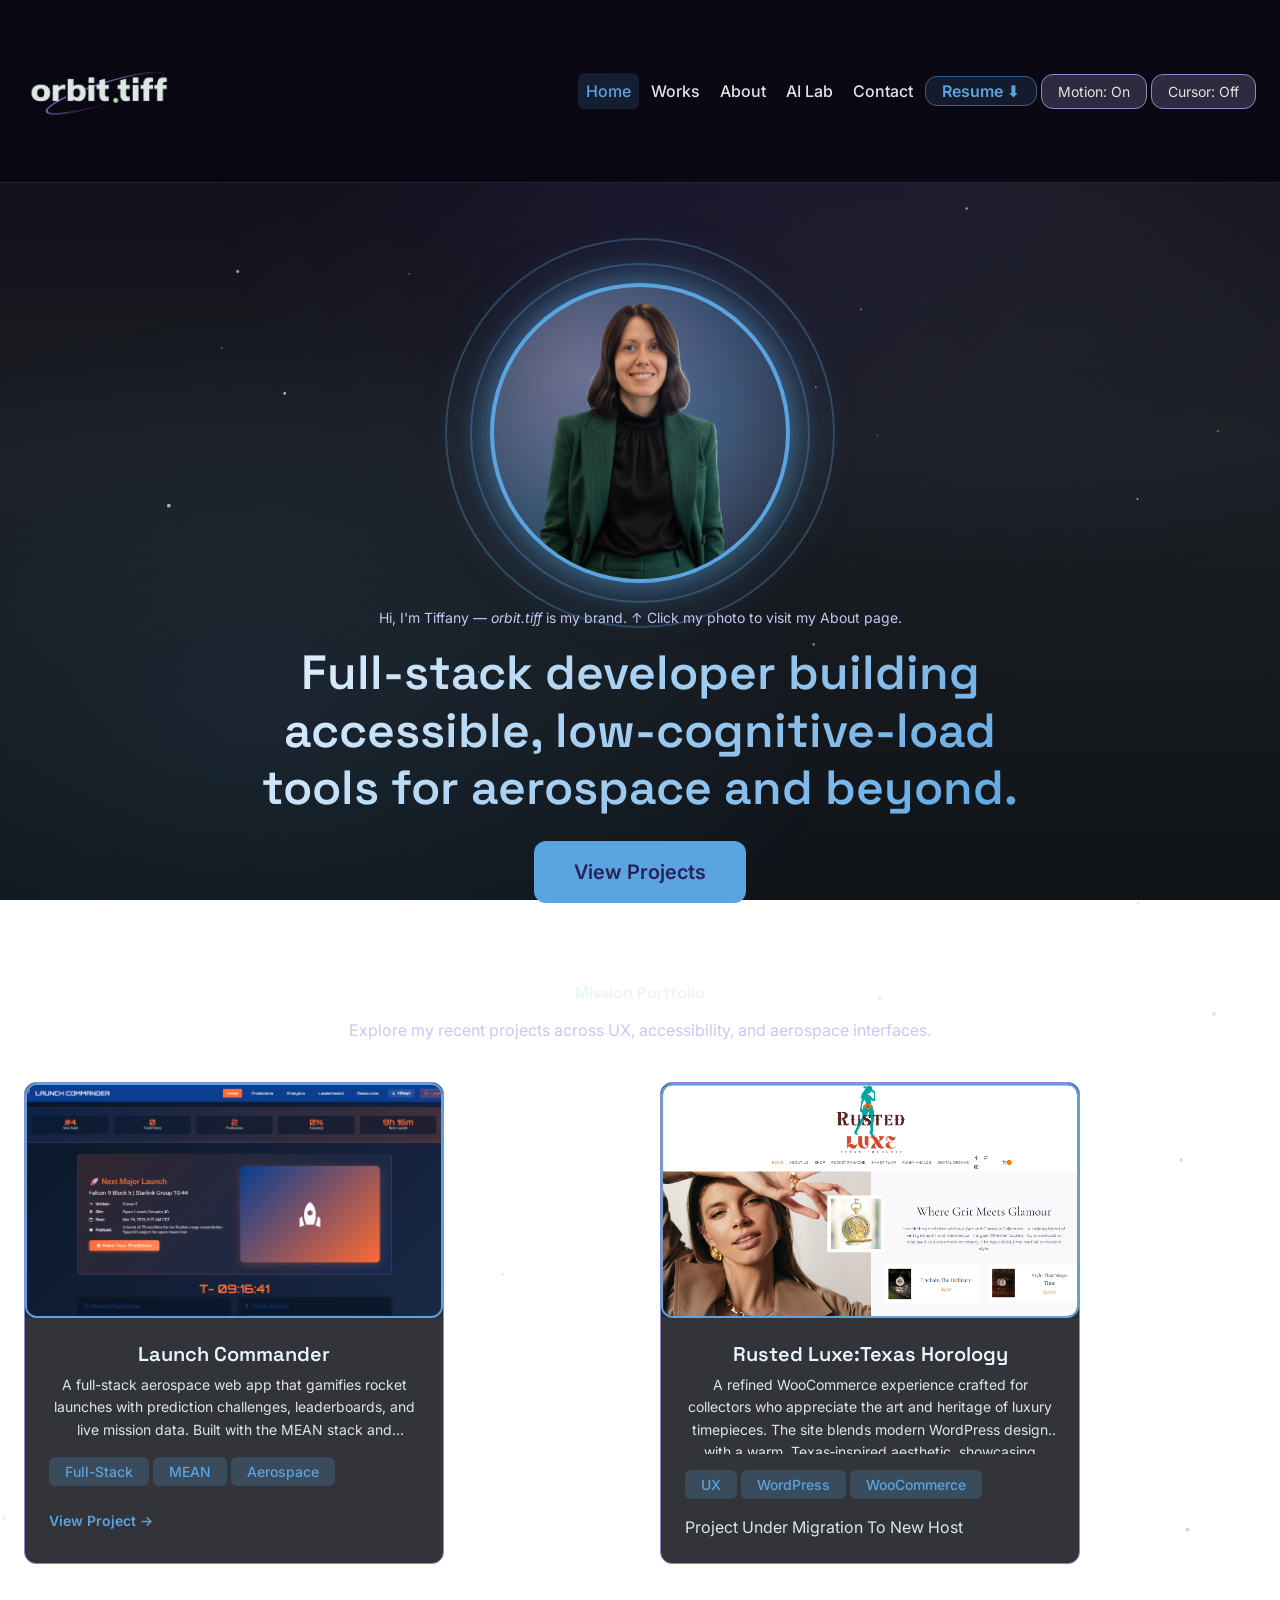
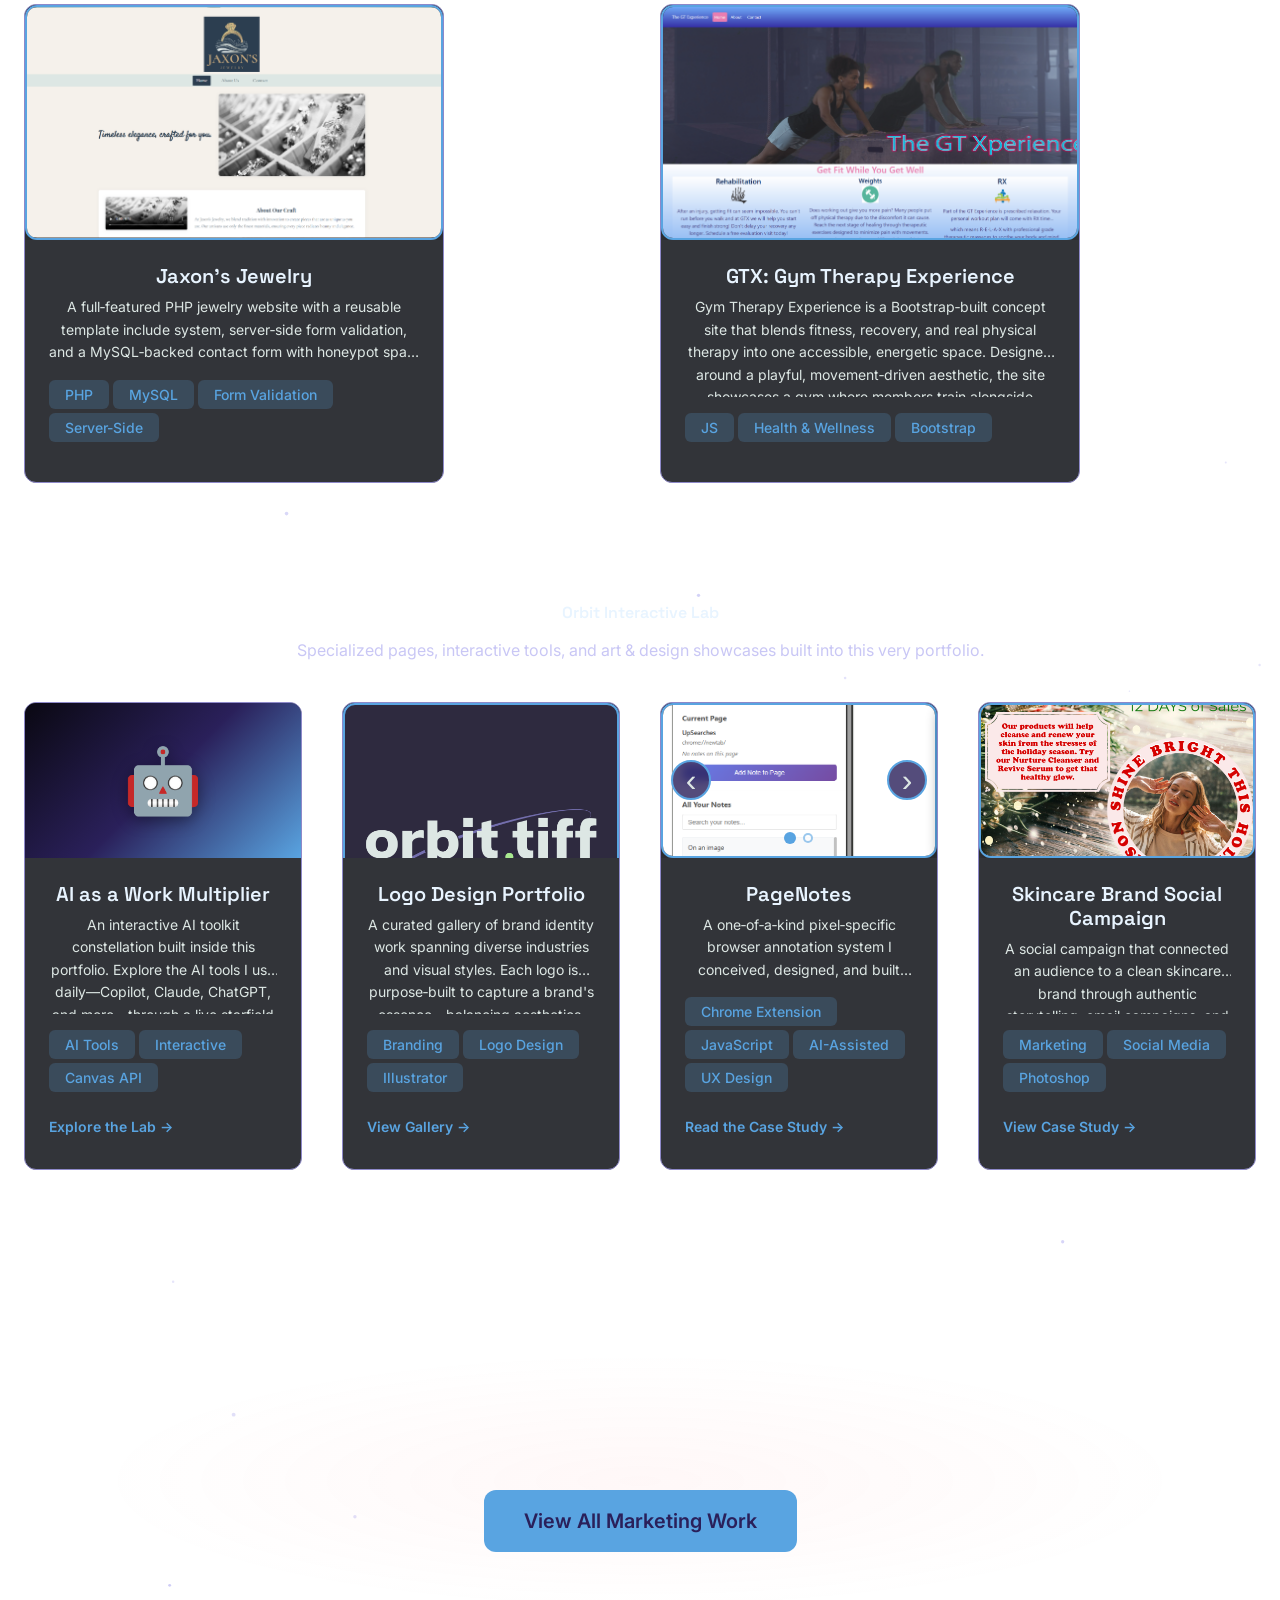
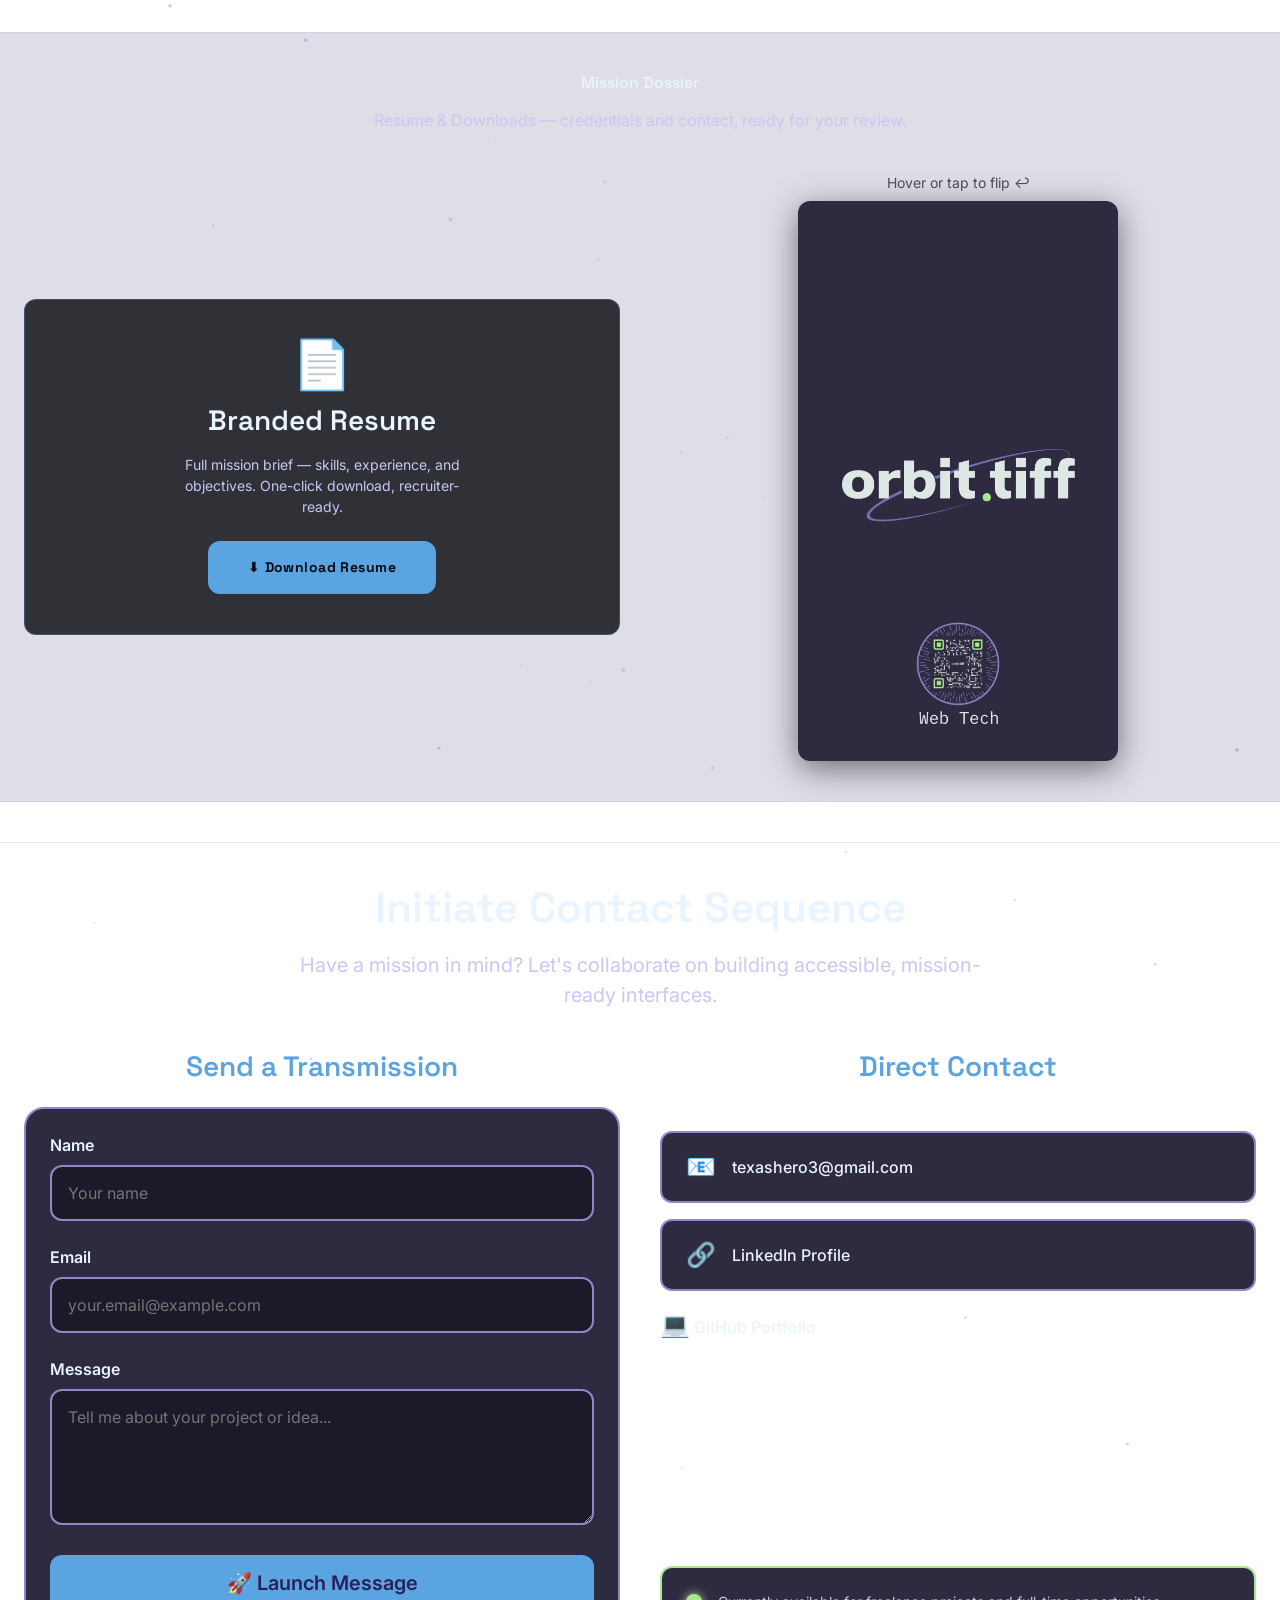
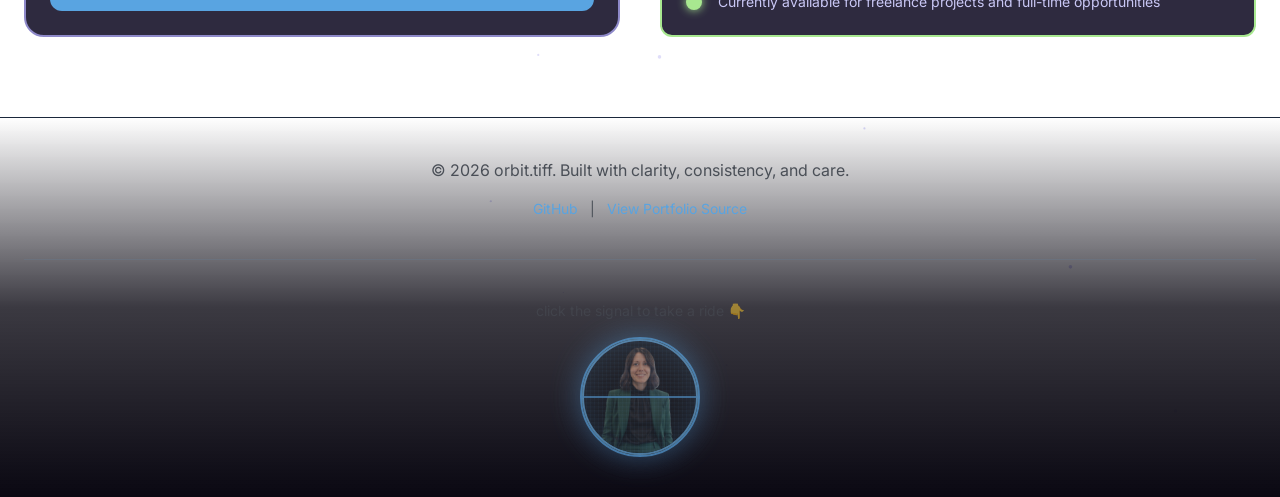
<file: index.html>
<!DOCTYPE html>
<html lang="en">
<head>
  <meta charset="UTF-8">
  <meta name="viewport" content="width=device-width, initial-scale=1.0">
  <title>orbit.tiff — Full-Stack Developer & Designer</title>
  <meta name="description" content="Mission dashboard portfolio for a neurodivergent technologist designing calm, mission-ready interfaces.">
  
  <!-- Styles -->
  <link rel="stylesheet" href="styles.css">
  
  <!-- Google Fonts -->
  <link rel="preconnect" href="https://fonts.googleapis.com">
  <link rel="preconnect" href="https://fonts.gstatic.com" crossorigin>
  <link href="https://fonts.googleapis.com/css2?family=Inter:wght@400;500;600;700&family=Space+Grotesk:wght@500;600;700&display=swap" rel="stylesheet">
</head>
<body>
  <a href="#main-content" class="skip-to-main">Skip to main content</a>
  <canvas id="starfield-canvas" aria-hidden="true"></canvas>
  
  <!-- HEADER & NAVIGATION -->
  <header class="site-header">
    <div class="header-container">
      <a href="index.html" class="site-logo">
        <img src="images/logo_transp.png" alt="orbit.tiff logo" class="site-logo-img">
      </a>
      
      <button class="hamburger" id="hamburger" aria-label="Open navigation menu" aria-expanded="false" aria-controls="mainNav">
        <span class="bar"></span>
        <span class="bar"></span>
        <span class="bar"></span>
      </button>

      <nav class="main-nav" id="mainNav" role="navigation" aria-label="Main navigation">
        <ul>
          <li><a href="index.html" class="active">Home</a></li>
          <li><a href="works.html">Works</a></li>
          <li><a href="about.html">About</a></li>
          <li><a href="aiPartnership.html">AI Lab</a></li>
          <li><a href="#contact">Contact</a></li>
          <li><a href="#dossier" class="nav-resume">Resume ⬇</a></li>
          <li>
            <button class="motion-toggle" id="motionToggle" aria-label="Toggle motion effects">
              Motion: <span id="motionStatus">On</span>
            </button>
          </li>
          <li>
            <button class="cursor-toggle" id="cursorToggle" aria-label="Toggle cursor decoration">
              Cursor: <span id="cursorStatus">On</span>
            </button>
          </li>
        </ul>
      </nav>
    </div>
  </header>

  <!-- MAIN CONTENT -->
  <main id="main-content">
    
    <!-- HERO SECTION -->
    <section class="hero">
      <button 
        class="profile-rocket profile-nebula" 
        id="profileRocket" 
        aria-label="Launch to About page"
        tabindex="0"
      >
        <div class="nebula-bg"></div>
        <div class="orbital-rings">
          <div class="ring ring-1"></div>
          <div class="ring ring-2"></div>
        </div>
        <img 
          src="images/profile_photo.png" 
          alt="orbit.tiff profile" 
          class="profile-image"
        >
      </button>
      <p class="hero-intro">Hi, I'm Tiffany — <em>orbit.tiff</em> is my brand. ↑ Click my photo to visit my About page.</p>

      <h1>Full-stack developer building accessible, low-cognitive-load tools for aerospace and beyond.</h1>
      
      <a href="#projects" class="cta-button">View Projects</a>
    </section>

    <!-- ROCKET LAUNCH OVERLAY -->
    <div class="launch-overlay" id="launchOverlay" role="dialog" aria-live="polite">
      <div class="mission-patch" id="missionPatch">
        <img src="images/profile_photo.png" alt="Mission patch">
        <div class="rocket-icon">🚀</div>
      </div>
      <div class="countdown-text" id="countdownText">T-minus 5</div>
      <p class="launch-message">Launching to About page...</p>
      <button class="abort-button" id="abortButton" aria-label="Abort launch">
        Abort Launch
      </button>
    </div>

    <!-- PROJECTS SECTION -->
    <section class="projects-section" id="projects">
      <div class="main-content">
        <h2 class="section-title">Mission Portfolio</h2>
        <p class="section-intro">Explore my recent projects across UX, accessibility, and aerospace interfaces.</p>

          <div class="projects-grid mission-grid" role="region" aria-label="Project gallery">

            <!-- Project Card: Launch Commander -->
            <article class="project-card">
              <div class="project-image-wrapper">
                <a href="https://launch-commander.vercel.app" target="_blank" rel="noopener noreferrer" aria-label="Visit Launch Commander live app">
                  <img src="images/projects/launchCommander.png" alt="Launch Commander app preview" class="project-image">
                </a>
              </div>
              <div class="project-content">
                <h3>Launch Commander</h3>
                <p>A full-stack aerospace web app that gamifies rocket launches with prediction challenges, leaderboards, and live mission data. Built with the MEAN stack and integrating Launch Library 2.</p>
                <div class="project-tags">
                  <span class="tag">Full-Stack</span>
                  <span class="tag">MEAN</span>
                  <span class="tag">Aerospace</span>
                </div>
                <a href="https://launch-commander.vercel.app" class="project-link" target="_blank" rel="noopener noreferrer">View Project →</a>
              </div>
            </article>

            <!-- Project Card 1 -->
            <article class="project-card">
              <div class="project-image-wrapper">
                <!-- <a href="https://txdevart.com" target="_blank" rel="noopener noreferrer" aria-label="Visit Rusted Luxe website"> -->
                  <img src="images/projects/rustedLuxe.png" alt="Rusted Luxe Texas Horology website preview" class="project-image">
                </a>
              </div>
              <div class="project-content">
                <h3>Rusted Luxe:Texas Horology </h3>
                <p>A refined WooCommerce experience crafted for collectors who appreciate the art and heritage of luxury timepieces. The site blends modern WordPress design with a warm, Texas‑inspired aesthetic, showcasing premium watches through elegant product layouts, smooth navigation, and a boutique‑style shopping flow. It highlights craftsmanship, authenticity, and elevated retail presentation—bringing a high‑end horology brand to life online.</p>
                <div class="project-tags">
                  <span class="tag">UX</span>
                  <span class="tag">WordPress</span>
                  <span class="tag">WooCommerce</span>
                </div>
                 <div>Project Under Migration To New Host</div>
              </div>
            </article>

            <!-- Project Card 2: Jaxon's Jewelry (JJ) -->
            <!-- TODO: Replace placeholder with screenshot → images/projects/jaxonsJewelry.png once available -->
         
            <article class="project-card">
              <div class="project-image-wrapper">
                <img src="images/projects/jaxons.png" alt="Jaxon's Jewelry website preview" class="project-image">
              </div>
              <div class="project-content">
                <h3>Jaxon's Jewelry</h3>
                <p>A full‑featured PHP jewelry website with a reusable template include system, server‑side form validation, and a MySQL‑backed contact form with honeypot spam protection, input sanitization, and time‑check guards. Features a Birthstone Sweepstakes module—a PHP dynamic participant table driven by a 2D array of birthstone data—and a demo mode so the site can run safely in a portfolio environment without live database writes.</p>
                <div class="project-tags">
                  <span class="tag">PHP</span>
                  <span class="tag">MySQL</span>
                  <span class="tag">Form Validation</span>
                  <span class="tag">Server-Side</span>
                </div>
                <!-- External link removed -->
              </div>
            </article>

            <!-- Project Card 3 -->
            <article class="project-card">
              <div class="project-image-wrapper">
                <img src="images/projects/GTX.png" alt="GTX Gym Therapy Experience website preview" class="project-image">
              </div>
              <div class="project-content">
                <h3>GTX: Gym Therapy Experience</h3>
                <p>Gym Therapy Experience is a Bootstrap‑built concept site that blends fitness, recovery, and real physical therapy into one accessible, energetic space. Designed around a playful, movement‑driven aesthetic, the site showcases a gym where members train alongside licensed therapists in a buddy‑system model that reduces injuries and builds confidence. Every session is followed by access to in‑house recovery stations—TENS units, saunas, hot/cold compress therapy, plunges, and professional‑level PT massages—creating an environment where getting fit and getting well finally meet without the high cost of traditional therapy.</p>
                <div class="project-tags">
                  <span class="tag">JS</span>
                  <span class="tag">Health & Wellness</span>
                  <span class="tag">Bootstrap</span>
                </div>
                <!-- External link removed -->
              </div>
            </article>

          </div>
      </div>
    </section>

    <!-- ORBIT PAGES & INTERACTIVE LAB SECTION -->
    <section class="projects-section orbit-pages-section" id="orbit-pages">
      <div class="main-content">
        <h2 class="section-title">Orbit Interactive Lab</h2>
        <p class="section-intro">Specialized pages, interactive tools, and art & design showcases built into this very portfolio.</p>

        <div class="projects-grid orbit-grid" role="region" aria-label="Orbit pages and interactive features">

          <!-- Orbit Card 1: AI Partnership -->
          <article class="project-card">
            <div class="project-image-wrapper">
              <a href="aiPartnership.html" aria-label="Explore the AI Partnership page">
                <div class="project-placeholder project-placeholder-bg">
                  <span class="placeholder-icon">🤖</span>
                </div>
              </a>
            </div>
            <div class="project-content">
              <h3>AI as a Work Multiplier</h3>
              <p>An interactive AI toolkit constellation built inside this portfolio. Explore the AI tools I use daily—Copilot, Claude, ChatGPT, and more—through a live starfield skymap you can navigate with your mouse or keyboard. A transparent look at how I leverage AI to accelerate development without sacrificing craft.</p>
              <div class="project-tags">
                <span class="tag">AI Tools</span>
                <span class="tag">Interactive</span>
                <span class="tag">Canvas API</span>
              </div>
              <a href="aiPartnership.html" class="project-link">Explore the Lab →</a>
            </div>
          </article>

          <!-- Orbit Card 2: Logo Design Gallery -->
          <article class="project-card">
            <div class="project-image-wrapper">
              <a href="logo-gallery.html" aria-label="View Logo Design Portfolio">
                <img src="images/marketing/logos/orbit.tiff.png" alt="orbit.tiff logo — logo design sample" class="project-image logo-sample">
              </a>
            </div>
            <div class="project-content">
              <h3>Logo Design Portfolio</h3>
              <p>A curated gallery of brand identity work spanning diverse industries and visual styles. Each logo is purpose‑built to capture a brand's essence—balancing aesthetics, scalability, and market fit. From minimalist wordmarks to illustrative emblems, this collection demonstrates range and intentionality in visual communication.</p>
              <div class="project-tags">
                <span class="tag">Branding</span>
                <span class="tag">Logo Design</span>
                <span class="tag">Illustrator</span>
              </div>
              <a href="logo-gallery.html" class="project-link">View Gallery →</a>
            </div>
          </article>

          <!-- Orbit Card 3: PageNotes Browser Extension -->
          <article class="project-card">
            <div class="project-image-wrapper">
              <div class="project-carousel" data-carousel="pagenotes">
                <div class="carousel-track">
                  <img src="images/projects/pageNotes.png" alt="PageNotes extension shown active on a webpage" class="project-image">
                  <img src="images/projects/pageNotes2.png" alt="Close-up of a PageNotes sticky annotation icon pinned to a specific location on a page" class="project-image">
                </div>
                <button class="carousel-btn carousel-prev" aria-label="Previous image">‹</button>
                <button class="carousel-btn carousel-next" aria-label="Next image">›</button>
                <div class="carousel-dots">
                  <button class="carousel-dot active" aria-label="Image 1"></button>
                  <button class="carousel-dot" aria-label="Image 2"></button>
                </div>
              </div>
            </div>
            <div class="project-content">
              <h3>PageNotes</h3>
              <p>A one‑of‑a‑kind pixel‑specific browser annotation system I conceived, designed, and built with AI assistance. Notes stick to the exact coordinates on any webpage and stay anchored through scrolling, resizing, and dynamic content changes. Custom icons, persistent storage via the Chrome Extensions API, and a UX obsessively refined for low cognitive load.</p>
              <div class="project-tags">
                <span class="tag">Chrome Extension</span>
                <span class="tag">JavaScript</span>
                <span class="tag">AI-Assisted</span>
                <span class="tag">UX Design</span>
              </div>
              <a href="aiPartnership.html#pagenotes" class="project-link">Read the Case Study →</a>
            </div>
          </article>

              <!-- Orbit: Skincare Brand Social Campaign (moved from Marketing) -->
              <article class="project-card">
                <div class="project-image-wrapper">
                  <img src="images/marketing/starling.jpg" alt="Skincare Brand Social Campaign preview" class="project-image">
                </div>
                <div class="project-content">
                  <h3>Skincare Brand Social Campaign</h3>
                  <p class="desc-short">A social campaign that connected an audience to a clean skincare brand through authentic storytelling, email campaigns, and social content—resulting in increased engagement and product placement.</p>
                  <div class="project-tags">
                    <span class="tag">Marketing</span>
                    <span class="tag">Social Media</span>
                    <span class="tag">Photoshop</span>
                  </div>
                  <a href="works.html#marketing" class="project-link">View Case Study →</a>
                </div>
              </article>

            </div>
      </div>
    </section>

    <!-- BRAND & MARKETING MISSIONS SECTION -->
    <section class="projects-section marketing-section" id="marketing">
      <div class="main-content">
        <!-- Marketing header removed for a leaner homepage -->

        <div class="projects-grid" role="region" aria-label="Marketing project showcase">
          
          <!-- Duplicate Logo Design Portfolio card removed (kept in Orbit Pages section) -->

          <!-- Skincare card moved to Orbit Pages section -->

          <!-- Lake Resort Campaign removed for a more concise homepage -->

        </div>

        <div class="marketing-link-wrapper">
          <a href="works.html#marketing" class="cta-button">View All Marketing Work</a>
        </div>
      </div>
    </section>

    <!-- MISSION DOSSIER SECTION -->
    <section class="dossier-section" id="dossier" aria-label="Mission Dossier">
      <div class="dossier-container">
        <h2 class="section-title">Mission Dossier</h2>
        <p class="section-intro">Resume &amp; Downloads &mdash; credentials and contact, ready for your review.</p>

        <div class="dossier-grid">

          <!-- Resume Download Card -->
          <div class="dossier-card resume-card">
            <div class="dossier-card-inner">
              <span class="dossier-icon" aria-hidden="true">📄</span>
              <h3>Branded Resume</h3>
              <p>Full mission brief — skills, experience, and objectives. One-click download, recruiter-ready.</p>
              <a
                href="t_morgan_branded_resume.pdf"
                download="T_Morgan_Resume.pdf"
                class="dossier-download-btn"
                aria-label="Download T. Morgan branded resume PDF"
              >
                ⬇ Download Resume
              </a>
            </div>
          </div>

          <!-- Business Card Flip Card -->
          <div class="dossier-card biz-card-wrapper" aria-label="Business card — hover or tap to flip">
            <p class="flip-hint">Hover or tap to flip ↩</p>
            <div class="biz-flip-card" tabindex="0" role="img" aria-label="orbit.tiff business card, front and back">
              <div class="biz-flip-inner">
                <div class="biz-flip-front">
                  <img src="images/front_busiCard.png" alt="Business card front — orbit.tiff branding" class="biz-card-img">
                </div>
                <div class="biz-flip-back">
                  <img src="images/back_busiCard.png" alt="Business card back — contact details" class="biz-card-img">
                </div>
              </div>
            </div>
          </div>

        </div>
      </div>
    </section>

    <!-- CONTACT SECTION -->
    <section class="contact-section" id="contact">
      <div class="contact-container">
        <h2>Initiate Contact Sequence</h2>
        <p class="contact-intro">
          Have a mission in mind? Let's collaborate on building accessible, mission-ready interfaces.
        </p>

        <div class="contact-methods">
          <!-- Contact Form -->
          <div class="contact-form-wrapper">
            <h3>Send a Transmission</h3>
            <form class="contact-form" id="contactForm">
              <div class="form-group">
                <label for="name">Name</label>
                <input 
                  type="text" 
                  id="name" 
                  name="name" 
                  required 
                  placeholder="Your name"
                  aria-required="true"
                >
              </div>

              <div class="form-group">
                <label for="email">Email</label>
                <input 
                  type="email" 
                  id="email" 
                  name="email" 
                  required 
                  placeholder="your.email@example.com"
                  aria-required="true"
                >
              </div>

              <div class="form-group">
                <label for="message">Message</label>
                <textarea 
                  id="message" 
                  name="message" 
                  rows="5" 
                  required 
                  placeholder="Tell me about your project or idea..."
                  aria-required="true"
                ></textarea>
              </div>

              <button type="submit" class="contact-submit">
                🚀 Launch Message
              </button>
            </form>
          </div>

          <!-- Direct Contact -->
          <div class="contact-direct">
            <h3>Direct Contact</h3>
            <div class="contact-links">
              <a href="mailto:texashero3@gmail.com" class="contact-link">
                <span class="contact-icon">📧</span>
                <span class="contact-label">texashero3@gmail.com</span>
              </a>
              <a href="https://www.linkedin.com/in/tiffanymorganhill" class="contact-link" target="_blank" rel="noopener">
                <span class="contact-icon">🔗</span>
                <span class="contact-label">LinkedIn Profile</span>
              </a>
              <a href="https://github.com/TiffanyApril-Dev" target="_blank" rel="noopener">
                <span class="contact-icon">💻</span>
                <span class="contact-label">GitHub Portfolio</span>
              </a>
            </div>

            <div class="availability-status">
              <div class="status-indicator"></div>
              <p>Currently available for freelance projects and full-time opportunities</p>
            </div>
          </div>
        </div>
      </div>
    </section>

    <!-- TELESCOPE FOLLOWER -->
    <div class="telescope-follower" id="telescopeFollower" aria-hidden="true">
      🔭
    </div>

    <!-- PROJECT CARD POPUP -->
    <div class="popup-overlay" id="popupOverlay"></div>
    <div class="project-card-popup" id="projectCardPopup" role="dialog" aria-modal="true">
      <button class="popup-close" id="popupClose" aria-label="Close popup">×</button>
      <span class="popup-icon" id="popupIcon">🚀</span>
      <h2 class="popup-title" id="popupTitle">Project Title</h2>
      <p class="popup-meta" id="popupMeta">Role • Timeline</p>
      <p class="popup-description" id="popupDescription">Project description goes here.</p>
      <div class="popup-tags" id="popupTags"></div>
      <a href="#" class="popup-cta" id="popupCTA">View Full Case Study →</a>
    </div>

  </main>

  <!-- FOOTER -->
  <footer class="site-footer">
    <p>&copy; 2026 orbit.tiff. Built with clarity, consistency, and care.</p>
    <p class="footer-links">
      <a href="https://github.com/TiffanyApril-Dev/" target="_blank" rel="noopener noreferrer" class="footer-link">GitHub</a> |
      <a href="https://github.com/TiffanyApril-Dev/portfolio-site" target="_blank" rel="noopener noreferrer" class="footer-link">View Portfolio Source</a>
    </p>
    <div class="easter-egg-container">
      <p class="easter-egg-hint">click the signal to take a ride 👇</p>
      <button 
        class="profile-rocket profile-hologram easter-egg-profile" 
        id="easterEggProfile"
        aria-label="Hidden holographic profile"
        title="Holographic mode activated"
      >
        <div class="holo-grid"></div>
        <div class="scan-lines"></div>
        <img src="images/profile_photo.png" alt="orbit.tiff holographic mode" class="profile-image">
        <div class="holo-glitch"></div>
      </button>
    </div>
  </footer>

  <!-- JavaScript -->
  <script src="script.js"></script>
    <div class="nav-overlay" id="navOverlay" aria-hidden="true"></div>

</body>
</html>
</file>
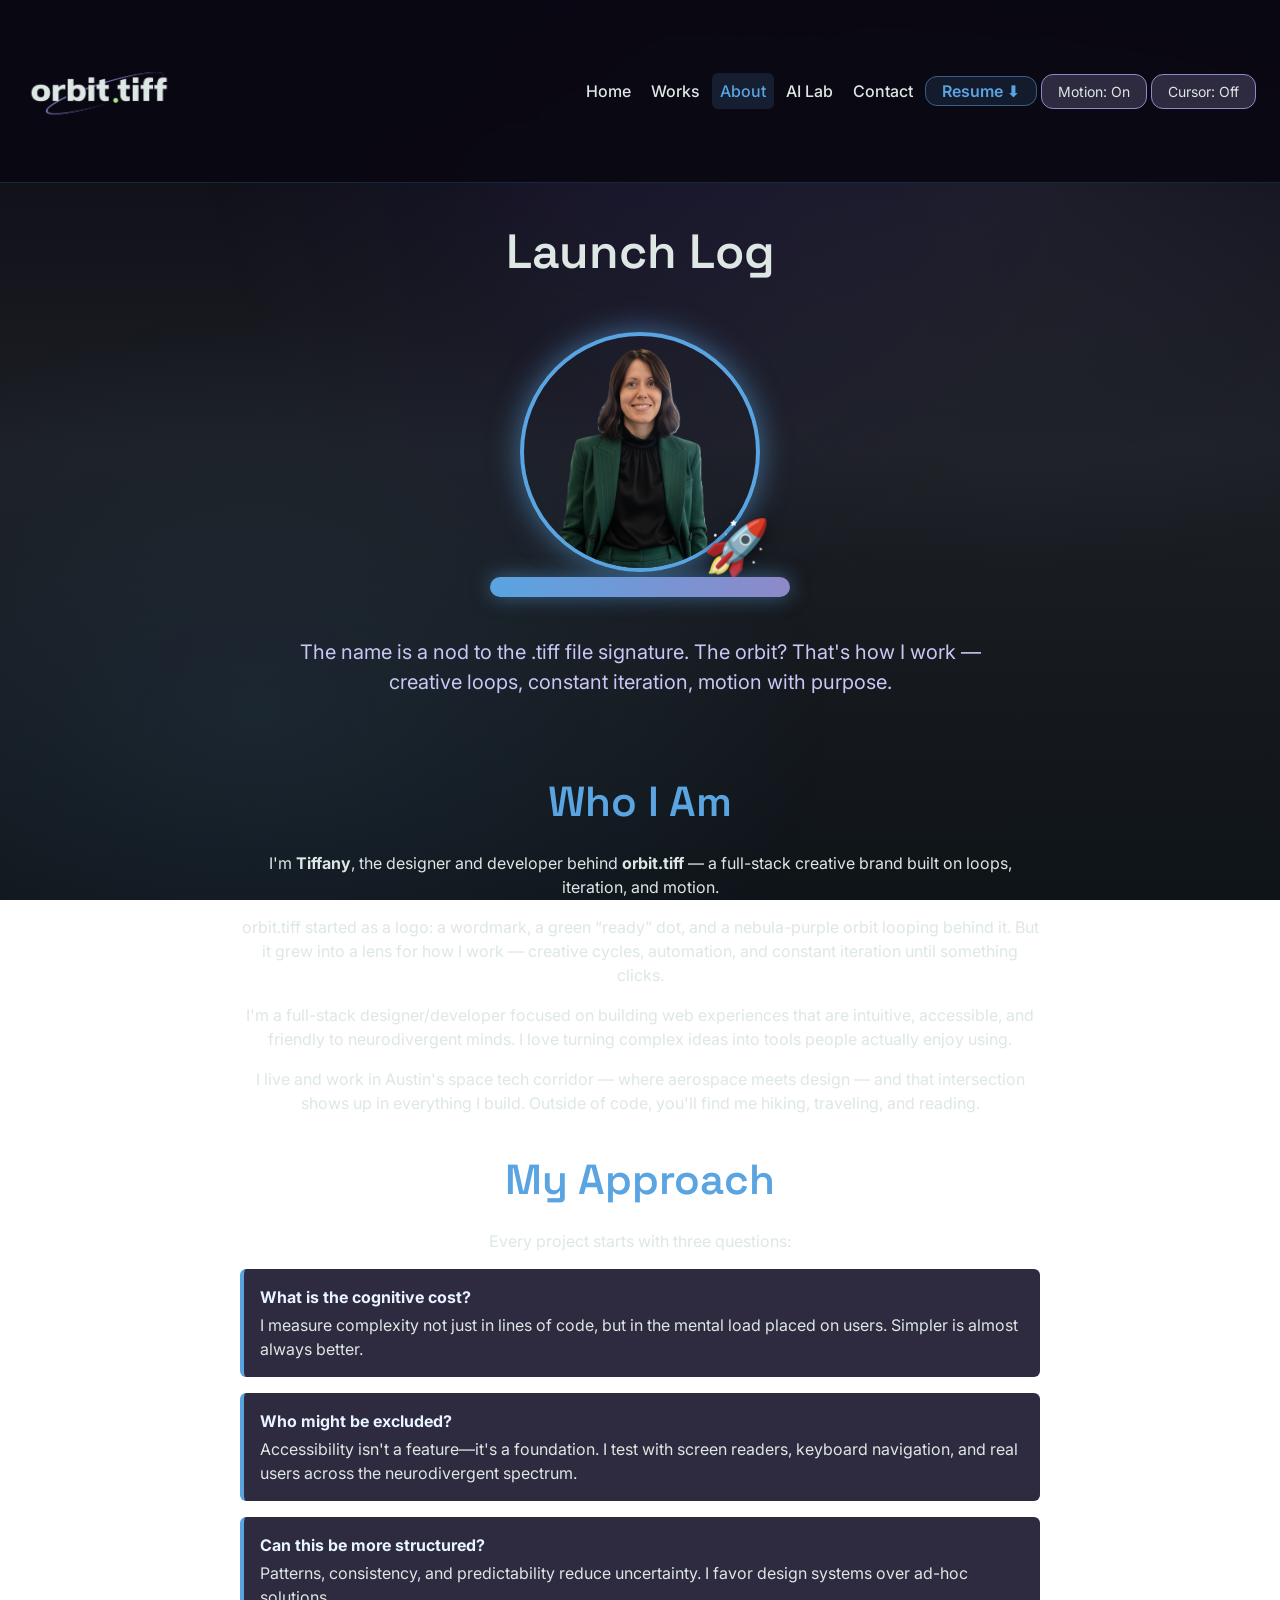
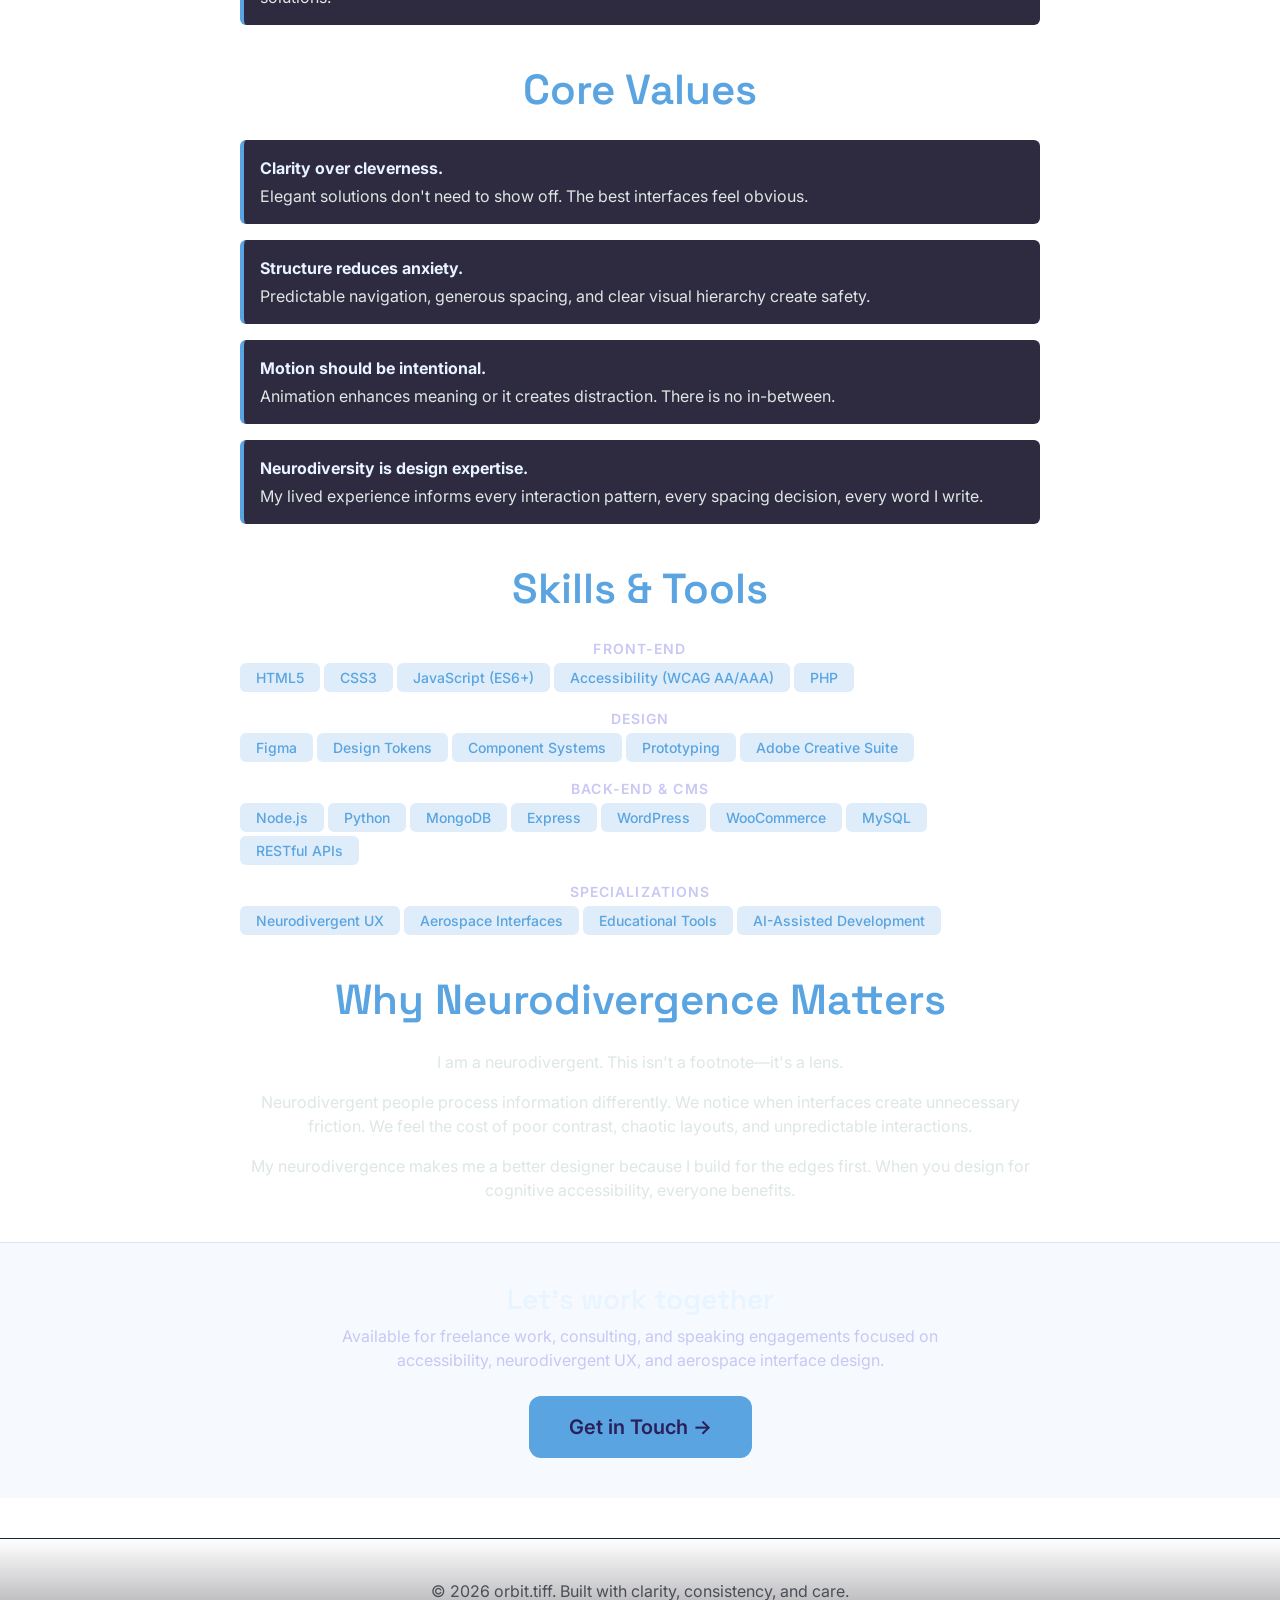
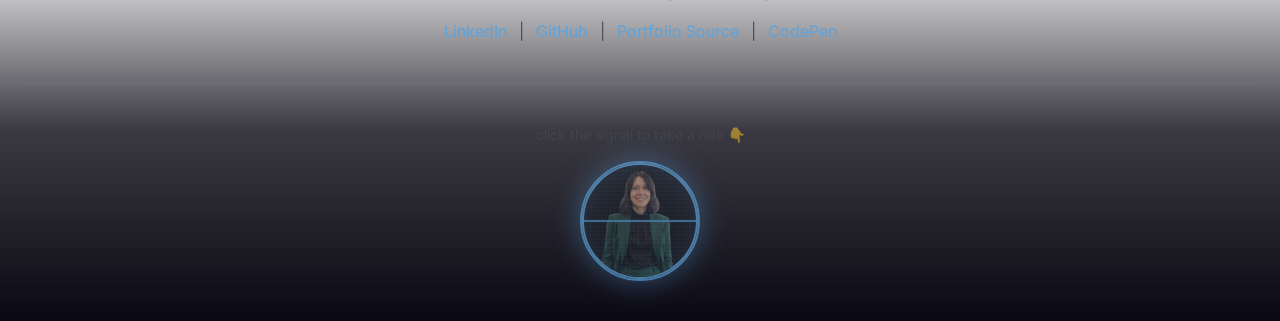
<file: about.html>
<!DOCTYPE html>
<html lang="en">
<head>
  <meta charset="UTF-8">
  <meta name="viewport" content="width=device-width, initial-scale=1.0">
  <title>About — orbit.tiff</title>
  <meta name="description" content="Learn about orbit.tiff - neurodivergent technologist, full-stack developer, and accessibility advocate.">
  
  <!-- Design Tokens & Styles -->
  <link rel="stylesheet" href="styles.css">
  
  <!-- Google Fonts -->
  <link rel="preconnect" href="https://fonts.googleapis.com">
  <link rel="preconnect" href="https://fonts.gstatic.com" crossorigin>
  <link href="https://fonts.googleapis.com/css2?family=Inter:wght@400;500;600;700&family=Space+Grotesk:wght@500;600;700&display=swap" rel="stylesheet">
</head>
<body>
  <a href="#main-content" class="skip-to-main">Skip to main content</a>
  
  <!-- HEADER & NAVIGATION -->
  <header class="site-header">
    <div class="header-container">
      <a href="index.html" class="site-logo">
        <img src="images/logo_transp.png" alt="orbit.tiff logo" class="site-logo-img">
        <span></span>
      </a>
      
      <button class="hamburger" id="hamburger" aria-label="Open navigation menu" aria-expanded="false" aria-controls="mainNav">
        <span class="bar"></span>
        <span class="bar"></span>
        <span class="bar"></span>
      </button>

      <nav class="main-nav" id="mainNav" role="navigation" aria-label="Main navigation">
        <ul>
          <li><a href="index.html">Home</a></li>
          <li><a href="works.html">Works</a></li>
          <li><a href="about.html" class="active">About</a></li>
          <li><a href="aiPartnership.html">AI Lab</a></li>
          <li><a href="index.html#contact">Contact</a></li>
          <li><a href="index.html#dossier" class="nav-resume">Resume ⬇</a></li>
          <li>
            <button class="motion-toggle" id="motionToggle" aria-label="Toggle motion effects">
              Motion: <span id="motionStatus">On</span>
            </button>
          </li>
          <li>
            <button class="cursor-toggle" id="cursorToggle" aria-label="Toggle cursor decoration">
              Cursor: <span id="cursorStatus">On</span>
            </button>
          </li>
        </ul>
      </nav>
    </div>
  </header>

  <!-- MAIN CONTENT -->
  <main class="main-content" id="main-content">
    
    <!-- ABOUT HERO WITH LANDING PAD -->
    <section class="about-hero">
      <h1>Launch Log</h1>
      
      <div class="landing-pad" aria-label="Rocket landing zone">
        <div class="landing-rocket" id="landingRocket">
          <div class="landing-mission-patch">
            <img src="images/profile_photo.png" alt="Mission successful" class="landing-rocket-image">
            <div class="landing-rocket-icon">🚀</div>
          </div>
        </div>
        <div class="landing-pad-base"></div>
      </div>
      
      <p class="hero-tagline">
        The name is a nod to the .tiff file signature. The orbit? That's how I work — creative loops, constant iteration, motion with purpose.
      </p>
    </section>

    <!-- ABOUT CONTENT -->
    <div class="about-content">
      
      <!-- WHO I AM -->
      <section class="about-section">
        <h2>Who I Am</h2>
        <p>
          I'm <strong>Tiffany</strong>, the designer and developer behind <strong>orbit.tiff</strong> — 
          a full-stack creative brand built on loops, iteration, and motion.
        </p>
        <p>
          orbit.tiff started as a logo: a wordmark, a green &ldquo;ready&rdquo; dot, and a nebula-purple orbit 
          looping behind it. But it grew into a lens for how I work — creative cycles, automation, and 
          constant iteration until something clicks.
        </p>
        <p>
          I'm a full-stack designer/developer focused on building web experiences that are intuitive, 
          accessible, and friendly to neurodivergent minds. I love turning complex ideas into tools 
          people actually enjoy using.
        </p>
        <p>
          I live and work in Austin's space tech corridor — where aerospace meets design — and that 
          intersection shows up in everything I build. Outside of code, you'll find me hiking, 
          traveling, and reading.
        </p>
      </section>

      <!-- MY APPROACH -->
      <section class="about-section">
        <h2>My Approach</h2>
        <p>
          Every project starts with three questions:
        </p>
        <ul class="values-list">
          <li>
            <strong>What is the cognitive cost?</strong>
            I measure complexity not just in lines of code, but in the mental load placed on users. 
            Simpler is almost always better.
          </li>
          <li>
            <strong>Who might be excluded?</strong>
            Accessibility isn't a feature—it's a foundation. I test with screen readers, keyboard navigation, 
            and real users across the neurodivergent spectrum.
          </li>
          <li>
            <strong>Can this be more structured?</strong>
            Patterns, consistency, and predictability reduce uncertainty. I favor design systems over 
            ad-hoc solutions.
          </li>
        </ul>
      </section>

      <!-- VALUES -->
      <section class="about-section">
        <h2>Core Values</h2>
        <ul class="values-list">
          <li>
            <strong>Clarity over cleverness.</strong>
            Elegant solutions don't need to show off. The best interfaces feel obvious.
          </li>
          <li>
            <strong>Structure reduces anxiety.</strong>
            Predictable navigation, generous spacing, and clear visual hierarchy create safety.
          </li>
          <li>
            <strong>Motion should be intentional.</strong>
            Animation enhances meaning or it creates distraction. There is no in-between.
          </li>
          <li>
            <strong>Neurodiversity is design expertise.</strong>
            My lived experience informs every interaction pattern, every spacing decision, every word I write.
          </li>
        </ul>
      </section>

      <!-- SKILLS & TOOLS -->
      <section class="about-section">
        <h2>Skills & Tools</h2>

        <div class="skills-group">
          <p class="skills-group-label">Front-End</p>
          <div class="skills-chips">
            <span class="tag">HTML5</span>
            <span class="tag">CSS3</span>
            <span class="tag">JavaScript (ES6+)</span>
            <span class="tag">Accessibility (WCAG AA/AAA)</span>
            <span class="tag">PHP</span>
          </div>
        </div>

        <div class="skills-group">
          <p class="skills-group-label">Design</p>
          <div class="skills-chips">
            <span class="tag">Figma</span>
            <span class="tag">Design Tokens</span>
            <span class="tag">Component Systems</span>
            <span class="tag">Prototyping</span>
            <span class="tag">Adobe Creative Suite</span>
          </div>
        </div>

        <div class="skills-group">
          <p class="skills-group-label">Back-End & CMS</p>
          <div class="skills-chips">
            <span class="tag">Node.js</span>
            <span class="tag">Python</span>
            <span class="tag">MongoDB</span>
            <span class="tag">Express</span>
            <span class="tag">WordPress</span>
            <span class="tag">WooCommerce</span>
            <span class="tag">MySQL</span>
            <span class="tag">RESTful APIs</span>
          </div>
        </div>

        <div class="skills-group">
          <p class="skills-group-label">Specializations</p>
          <div class="skills-chips">
            <span class="tag">Neurodivergent UX</span>
            <span class="tag">Aerospace Interfaces</span>
            <span class="tag">Educational Tools</span>
            <span class="tag">AI-Assisted Development</span>
          </div>
        </div>

      </section>

      <!-- NEURODIVERGENT IDENTITY -->
      <section class="about-section">
        <h2>Why Neurodivergence Matters</h2>
        <p>
          I am a neurodivergent. This isn't a footnote—it's a lens.
        </p>
        <p>
          Neurodivergent people process information differently. We notice when interfaces create unnecessary 
          friction. We feel the cost of poor contrast, chaotic layouts, and unpredictable interactions.
        </p>
        <p>
          My neurodivergence makes me a better designer because I build for the edges first. 
          When you design for cognitive accessibility, everyone benefits.
        </p>
      </section>

    </div>

  </main>

  <!-- MINIMAL CONTACT CTA -->
  <div style="text-align: center; padding: var(--space-xl) var(--space-lg); background: rgba(89, 164, 225, 0.05); border-top: 1px solid rgba(89, 164, 225, 0.2);">
    <h3 style="color: var(--color-highlight); margin-bottom: var(--space-sm);">Let's work together</h3>
    <p style="color: var(--color-starlight); margin-bottom: var(--space-lg); max-width: 600px; margin-left: auto; margin-right: auto;">
      Available for freelance work, consulting, and speaking engagements focused on accessibility, neurodivergent UX, and aerospace interface design.
    </p>
    <a href="index.html#contact" class="cta-button" style="display: inline-block;">Get in Touch →</a>
  </div>

  <!-- FOOTER -->
  <footer class="site-footer">
    <p>&copy; 2026 orbit.tiff. Built with clarity, consistency, and care.</p>
    <p style="margin-top: var(--space-sm);">
      <a href="https://www.linkedin.com/in/tiffanymorganhill" style="margin: 0 var(--space-sm);">LinkedIn</a> | 
      <a href="https://github.com/TiffanyApril-Dev/" target="_blank" rel="noopener noreferrer" style="margin: 0 var(--space-sm);">GitHub</a> | 
      <a href="https://github.com/TiffanyApril-Dev/portfolio-site" target="_blank" rel="noopener noreferrer" style="margin: 0 var(--space-sm);">Portfolio Source</a> |
      <a href="https://codepen.io" style="margin: 0 var(--space-sm);">CodePen</a>
    </p>
    
    <!-- Easter Egg: Holographic Profile -->
    <div class="easter-egg-container">
      <p class="easter-egg-hint">click the signal to take a ride 👇</p>
      <a href="index.html" class="profile-rocket profile-hologram easter-egg-profile" aria-label="Return home in holographic mode">
        <div class="holo-grid"></div>
        <div class="scan-lines"></div>
        <img src="images/profile_photo.png" alt="orbit.tiff holographic mode" class="profile-image">
        <div class="holo-glitch"></div>
      </a>
    </div>
  </footer>

  <!-- JavaScript -->
  <script src="script.js"></script>

  <!-- TELESCOPE FOLLOWER -->
  <div class="telescope-follower" id="telescopeFollower" aria-hidden="true">
    🔭
  </div>
  <div class="nav-overlay" id="navOverlay" aria-hidden="true"></div>

</body>
</html>
</file>
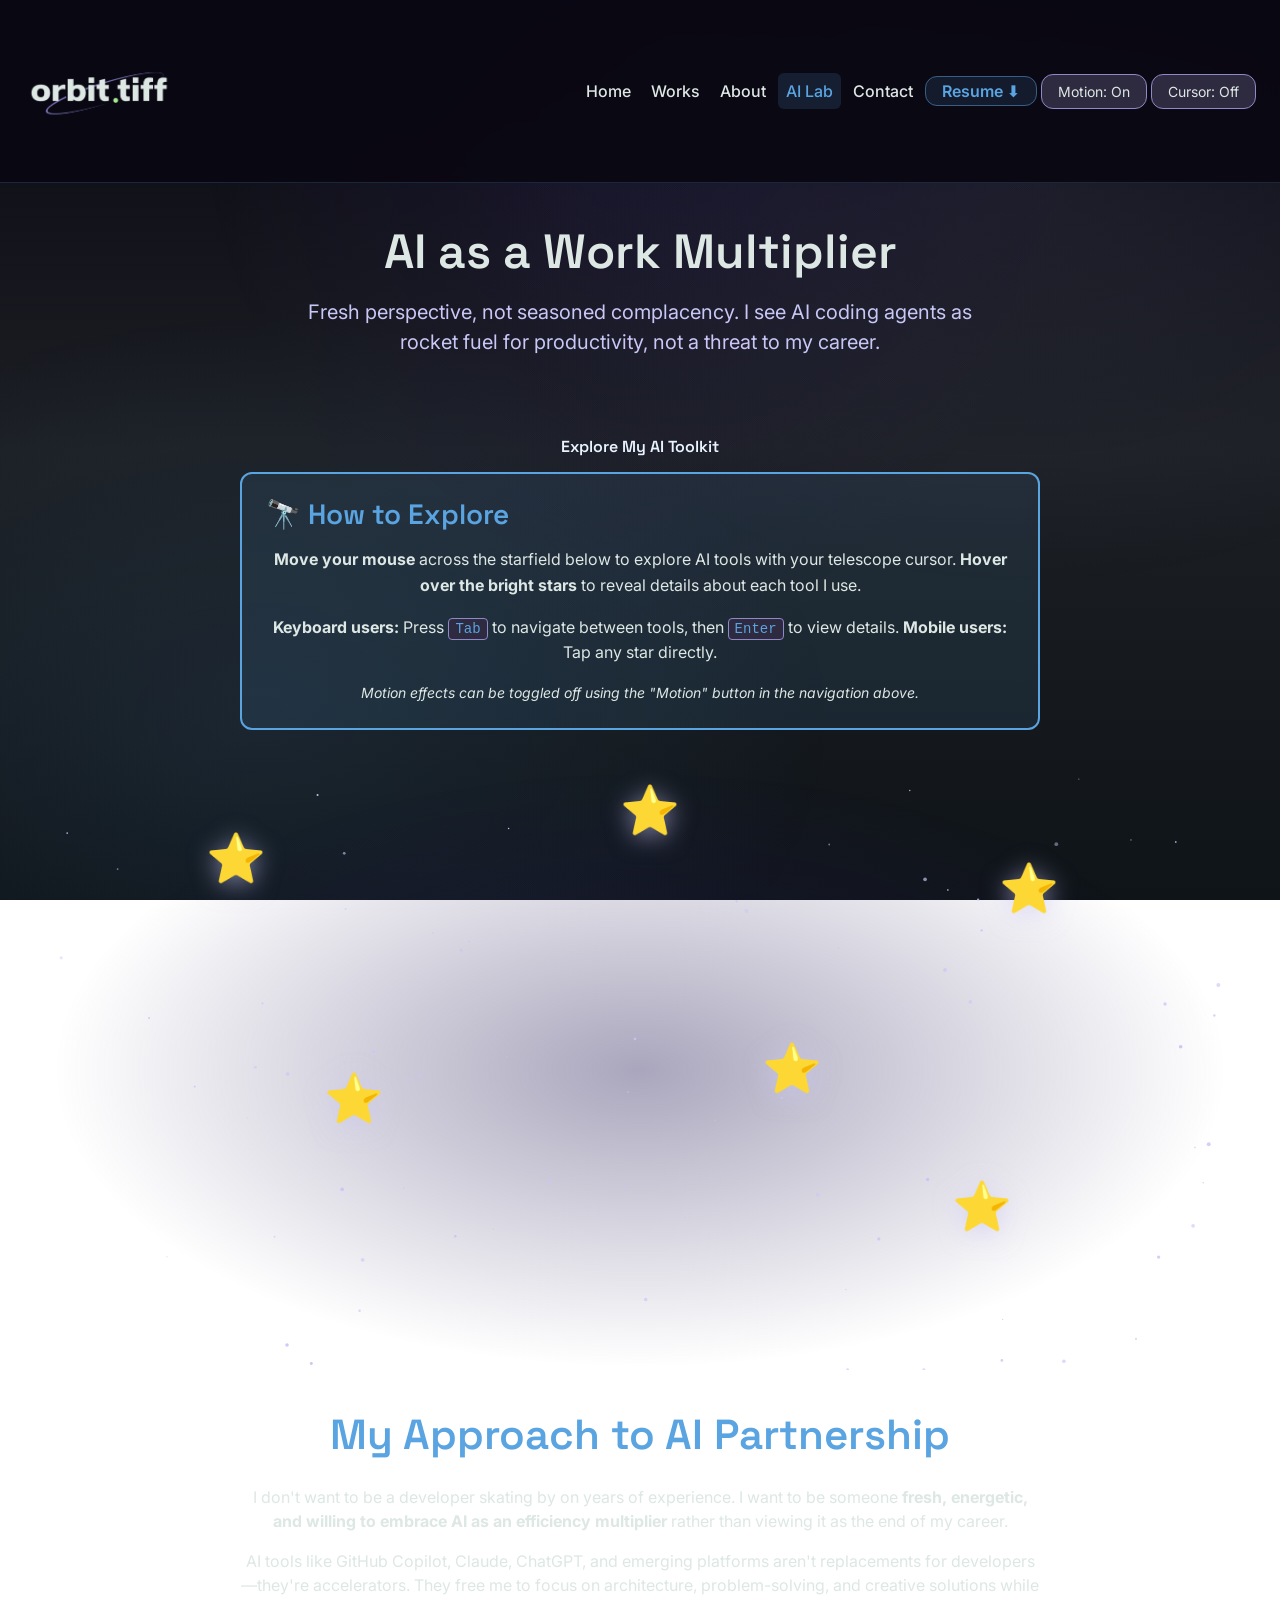
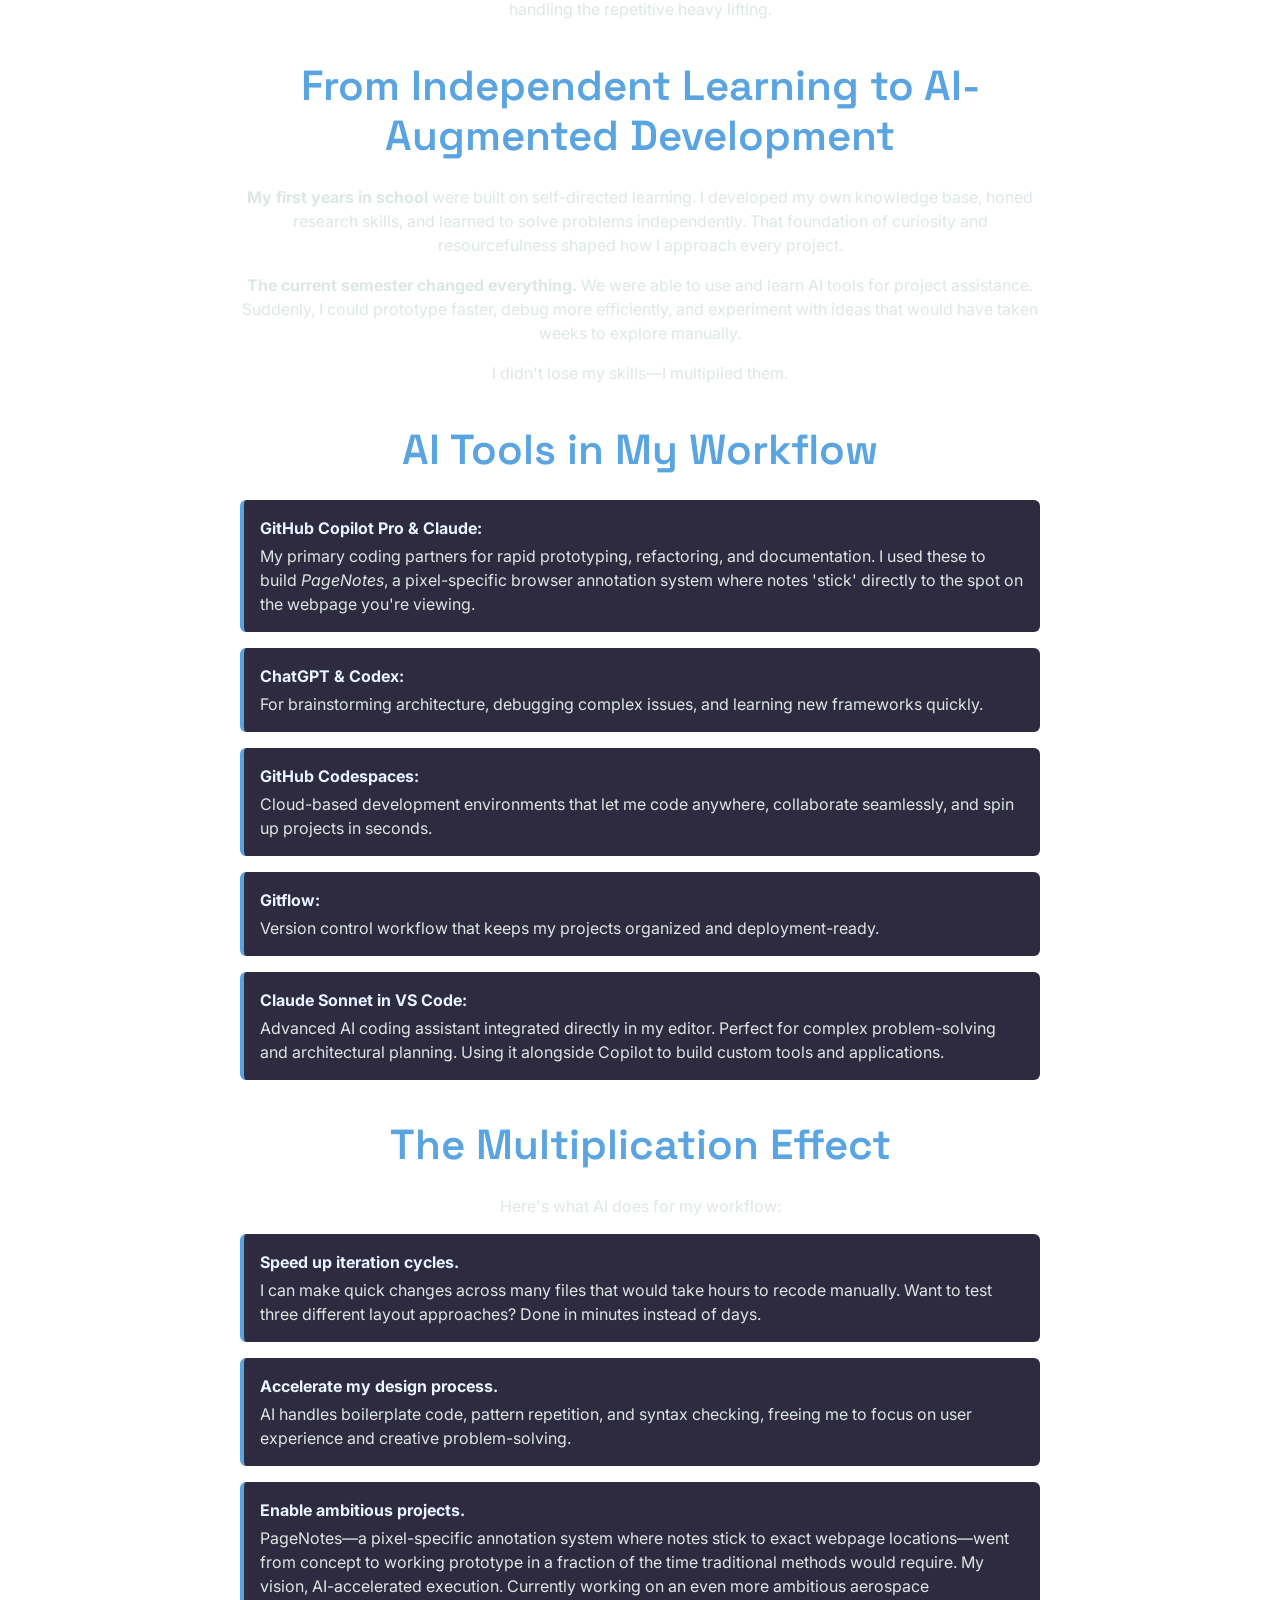
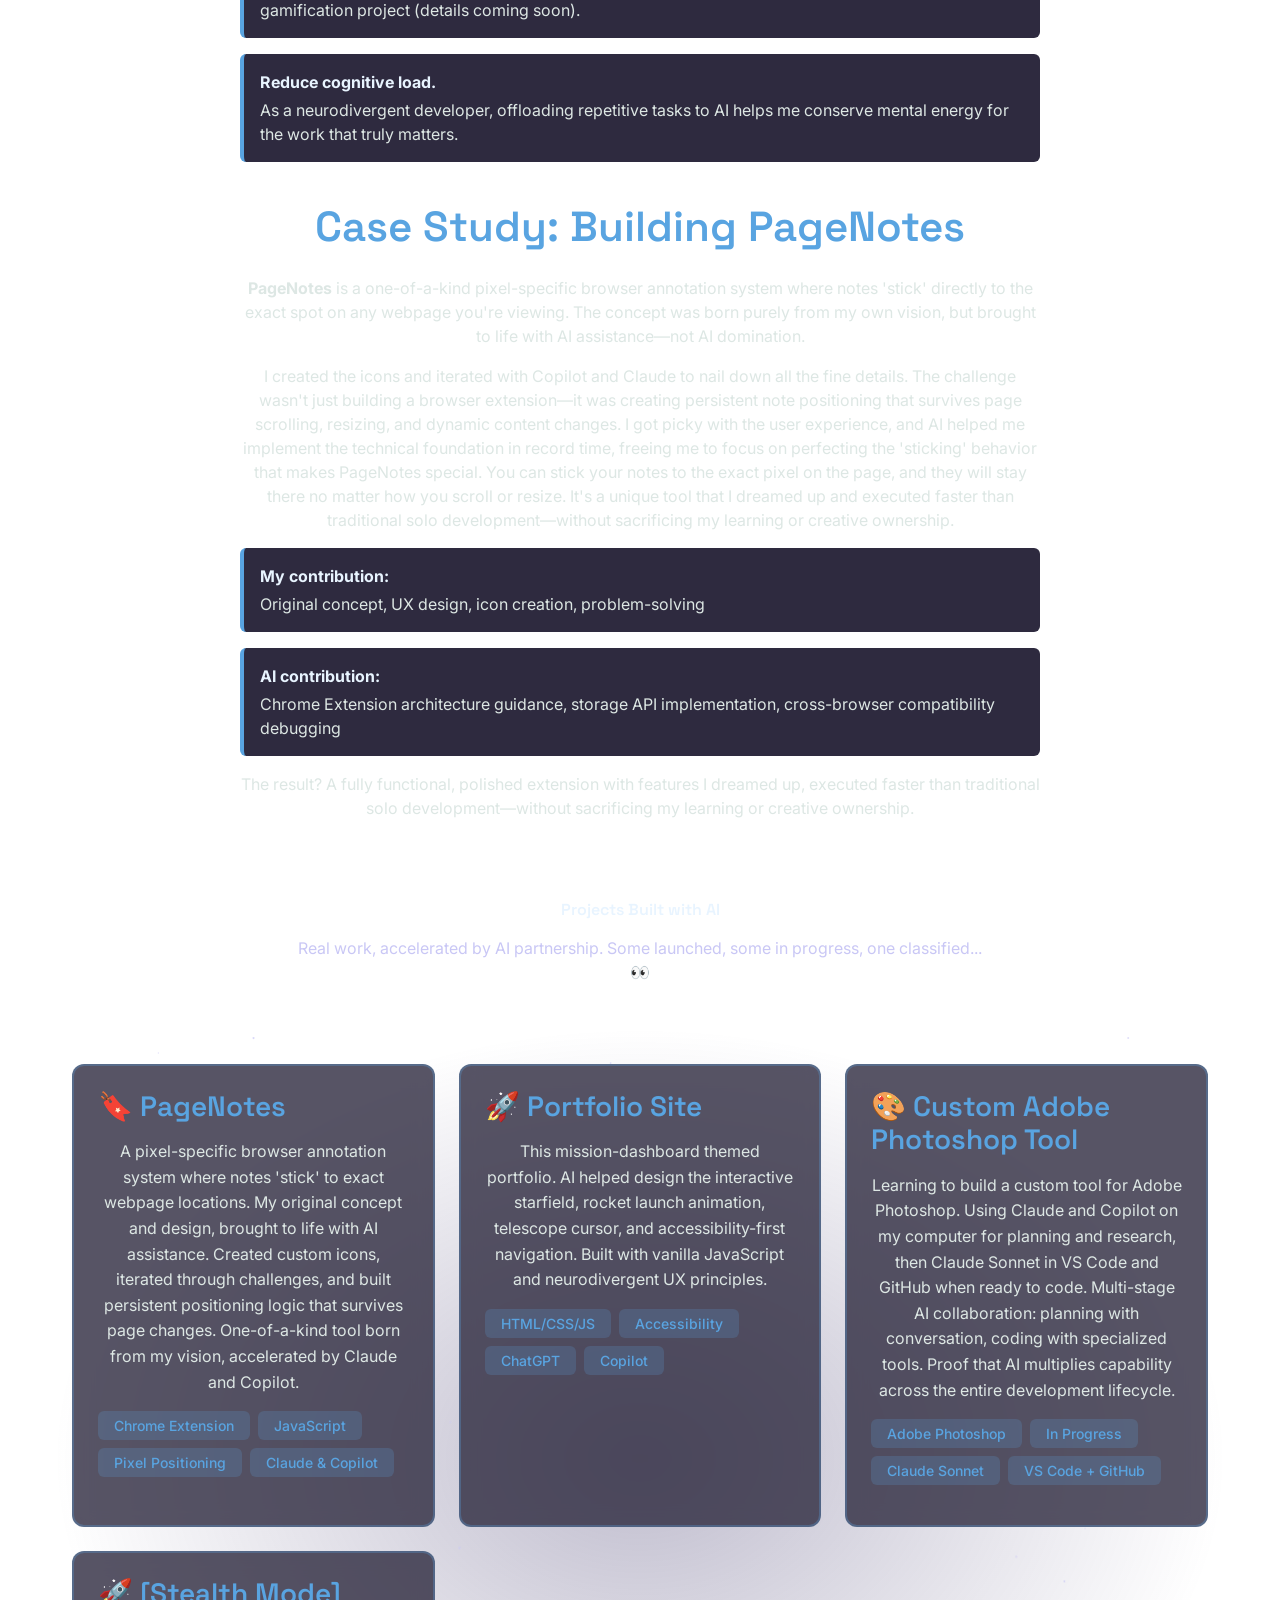
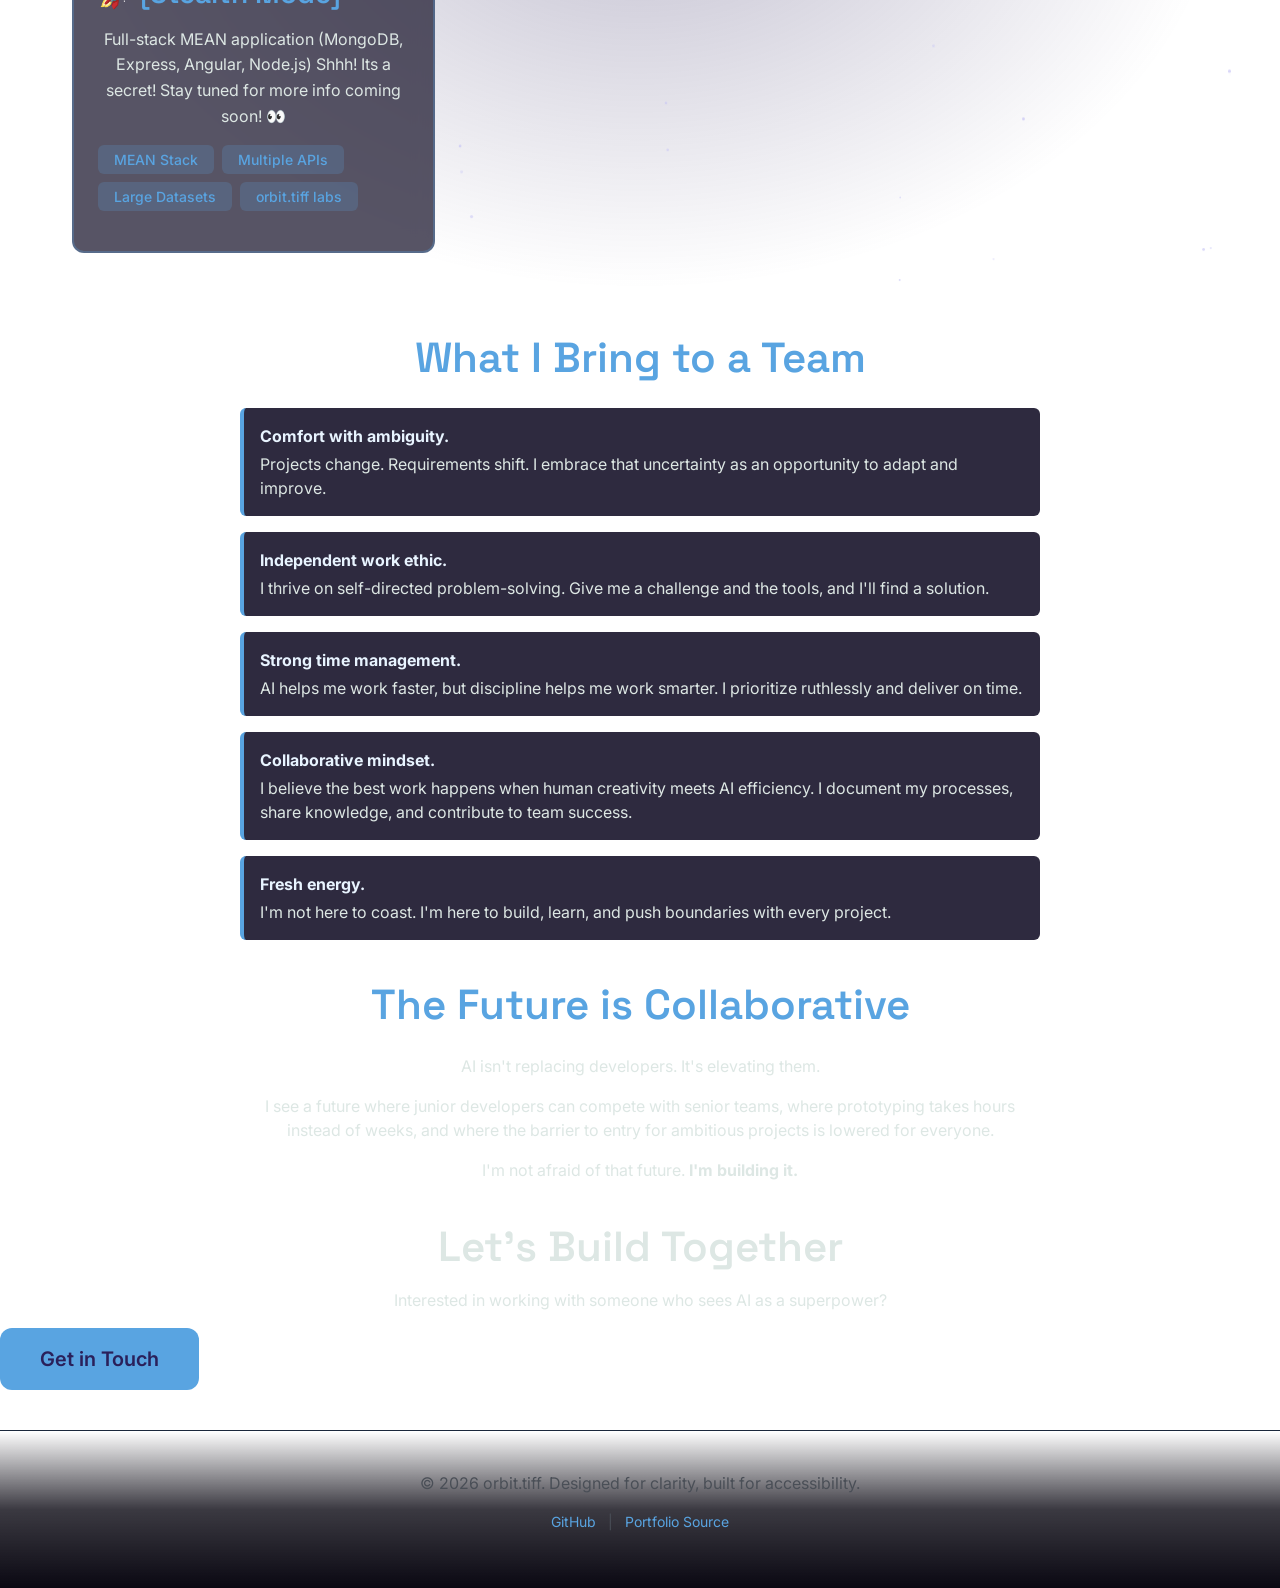
<file: aiPartnership.html>
<!DOCTYPE html>
<html lang="en">
<head>
  <meta charset="UTF-8">
  <meta name="viewport" content="width=device-width, initial-scale=1.0">
  <title>AI Lab — orbit.tiff</title>
  <meta name="description" content="How orbit.tiff leverages AI as a work multiplier - embracing tools like Copilot, Claude, and ChatGPT to accelerate development.">
  
  <!-- Design Tokens & Styles -->
  <link rel="stylesheet" href="styles.css">
  
  <!-- Google Fonts -->
  <link rel="preconnect" href="https://fonts.googleapis.com">
  <link rel="preconnect" href="https://fonts.gstatic.com" crossorigin>
  <link href="https://fonts.googleapis.com/css2?family=Inter:wght@400;500;600;700&family=Space+Grotesk:wght@500;600;700&display=swap" rel="stylesheet">
</head>
<body>
  <a href="#main-content" class="skip-to-main">Skip to main content</a>
  
  <!-- HEADER & NAVIGATION -->
  <header class="site-header">
    <div class="header-container">
      <a href="index.html" class="site-logo">
        <img src="images/logo_transp.png" alt="orbit.tiff logo" class="site-logo-img"> 
      </a>
      
      <button class="hamburger" id="hamburger" aria-label="Open navigation menu" aria-expanded="false" aria-controls="mainNav">
        <span class="bar"></span>
        <span class="bar"></span>
        <span class="bar"></span>
      </button>

      <nav class="main-nav" id="mainNav" role="navigation" aria-label="Main navigation">
        <ul>
          <li><a href="index.html">Home</a></li>
          <li><a href="works.html">Works</a></li>
          <li><a href="about.html">About</a></li>
          <li><a href="aiPartnership.html" class="active">AI Lab</a></li>
          <li><a href="index.html#contact">Contact</a></li>
          <li><a href="index.html#dossier" class="nav-resume">Resume ⬇</a></li>
          <li>
            <button class="motion-toggle" id="motionToggle" aria-label="Toggle motion effects">
              Motion: <span id="motionStatus">On</span>
            </button>
          </li>
          <li>
            <button class="cursor-toggle" id="cursorToggle" aria-label="Toggle cursor decoration">
              Cursor: <span id="cursorStatus">On</span>
            </button>
          </li>
        </ul>
      </nav>
    </div>
  </header>

  <!-- MAIN CONTENT -->
  <main class="main-content" id="main-content">
    
    <!-- AI HERO -->
    <section class="about-hero">
      <h1>AI as a Work Multiplier</h1>
      
      <p class="hero-tagline">
        Fresh perspective, not seasoned complacency. I see AI coding agents as rocket fuel for productivity,
        not a threat to my career.
      </p>
    </section>

    <!-- INTERACTIVE SKYMAP SECTION -->
    <section class="ai-skymap-section">
      <div class="main-content">
        <h2 class="section-title">Explore My AI Toolkit</h2>
        
        <!-- Instructions Box -->
        <div class="skymap-instructions">
          <h3>🔭 How to Explore</h3>
          <p>
            <strong>Move your mouse</strong> across the starfield below to explore AI tools with your telescope cursor. 
            <strong>Hover over the bright stars</strong> to reveal details about each tool I use.
          </p>
          <p>
            <strong>Keyboard users:</strong> Press <kbd>Tab</kbd> to navigate between tools, then <kbd>Enter</kbd> to view details.
            <strong>Mobile users:</strong> Tap any star directly.
          </p>
          <p class="reduce-motion-note">
            Motion effects can be toggled off using the "Motion" button in the navigation above.
          </p>
        </div>

        <!-- Starfield Container -->
        <div class="ai-starfield-container">
          <canvas id="ai-starfield-canvas" aria-hidden="true"></canvas>
          
          <!-- AI Tool Stars -->
          <div class="ai-tools-constellation" role="region" aria-label="AI Tools Gallery">
            
            <!-- GitHub Copilot Star -->
            <button class="ai-star" data-tool="copilot" style="left: 15%; top: 20%;" aria-label="Learn about GitHub Copilot">
              <span class="star-icon">⭐</span>
              <span class="star-label">Copilot</span>
            </button>

            <!-- Claude Star -->
            <button class="ai-star" data-tool="claude" style="left: 50%; top: 12%;" aria-label="Learn about Claude">
              <span class="star-icon">⭐</span>
              <span class="star-label">Claude</span>
            </button>

            <!-- ChatGPT Star -->
            <button class="ai-star" data-tool="chatgpt" style="left: 82%; top: 25%;" aria-label="Learn about ChatGPT">
              <span class="star-icon">⭐</span>
              <span class="star-label">ChatGPT</span>
            </button>

            <!-- GitHub Codespaces Star -->
            <button class="ai-star" data-tool="codespaces" style="left: 25%; top: 60%;" aria-label="Learn about GitHub Codespaces">
              <span class="star-icon">⭐</span>
              <span class="star-label">Codespaces</span>
            </button>

            <!-- Codex Star -->
            <button class="ai-star" data-tool="codex" style="left: 62%; top: 55%;" aria-label="Learn about Codex">
              <span class="star-icon">⭐</span>
              <span class="star-label">Codex</span>
            </button>

            <!-- Always Learning Star -->
            <button class="ai-star" data-tool="always-learning" style="left: 78%; top: 78%;" aria-label="Learn about Continuous Learning">
              <span class="star-icon">⭐</span>
              <span class="star-label">Always Learning</span>
            </button>

          </div>
        </div>

      </div>
    </section>

    <!-- AI CONTENT -->
    <div class="about-content">
      
      <!-- PHILOSOPHY -->
      <section class="about-section">
        <h2>My Approach to AI Partnership</h2>
        <p>
          I don't want to be a developer skating by on years of experience. I want to be someone 
          <strong>fresh, energetic, and willing to embrace AI as an efficiency multiplier</strong> 
          rather than viewing it as the end of my career.
        </p>
        <p>
          AI tools like GitHub Copilot, Claude, ChatGPT, and emerging platforms aren't replacements 
          for developers—they're accelerators. They free me to focus on architecture, problem-solving, 
          and creative solutions while handling the repetitive heavy lifting.
        </p>
      </section>

      <!-- LEARNING JOURNEY -->
      <section class="about-section">
        <h2>From Independent Learning to AI-Augmented Development</h2>
        <p>
          <strong>My first years in school</strong> were built on self-directed learning. I developed 
          my own knowledge base, honed research skills, and learned to solve problems independently. 
          That foundation of curiosity and resourcefulness shaped how I approach every project.
        </p>
        <p>
          <strong>The current semester changed everything.</strong> We were able to use and learn AI tools 
          for project assistance. Suddenly, I could prototype faster, debug more efficiently, and 
          experiment with ideas that would have taken weeks to explore manually.
        </p>
        <p>
          I didn't lose my skills—I multiplied them.
        </p>
      </section>

      <!-- TOOLS I USE -->
      <section class="about-section">
        <h2>AI Tools in My Workflow</h2>
        <ul class="values-list">
          <li>
            <strong>GitHub Copilot Pro & Claude:</strong>
            My primary coding partners for rapid prototyping, refactoring, and documentation. 
            I used these to build <em>PageNotes</em>, a pixel-specific browser annotation system where 
            notes 'stick' directly to the spot on the webpage you're viewing.
          </li>
          <li>
            <strong>ChatGPT & Codex:</strong>
            For brainstorming architecture, debugging complex issues, and learning new frameworks quickly.
          </li>
          <li>
            <strong>GitHub Codespaces:</strong>
            Cloud-based development environments that let me code anywhere, collaborate seamlessly, 
            and spin up projects in seconds.
          </li>
          <li>
            <strong>Gitflow:</strong>
            Version control workflow that keeps my projects organized and deployment-ready.
          </li>
          <li>
            <strong>Claude Sonnet in VS Code:</strong>
            Advanced AI coding assistant integrated directly in my editor. Perfect for complex problem-solving 
            and architectural planning. Using it alongside Copilot to build custom tools and applications.
          </li>
        </ul>
      </section>

      <!-- THE MULTIPLIER EFFECT -->
      <section class="about-section">
        <h2>The Multiplication Effect</h2>
        <p>
          Here's what AI does for my workflow:
        </p>
        <ul class="values-list">
          <li>
            <strong>Speed up iteration cycles.</strong>
            I can make quick changes across many files that would take hours to recode manually. 
            Want to test three different layout approaches? Done in minutes instead of days.
          </li>
          <li>
            <strong>Accelerate my design process.</strong>
            AI handles boilerplate code, pattern repetition, and syntax checking, freeing me to 
            focus on user experience and creative problem-solving.
          </li>
          <li>
            <strong>Enable ambitious projects.</strong>
            PageNotes—a pixel-specific annotation system where notes stick to exact webpage locations—went 
            from concept to working prototype in a fraction of the time traditional methods would require. 
            My vision, AI-accelerated execution. Currently working on an even more ambitious aerospace 
            gamification project (details coming soon).
          </li>
          <li>
            <strong>Reduce cognitive load.</strong>
            As a neurodivergent developer, offloading repetitive tasks to AI helps me conserve mental 
            energy for the work that truly matters.
          </li>
        </ul>
      </section>

      <!-- REAL-WORLD EXAMPLE -->
      <section class="about-section">
        <h2>Case Study: Building PageNotes</h2>
        <p>
          <strong>PageNotes</strong> is a one-of-a-kind pixel-specific browser annotation system where notes 'stick' 
          directly to the exact spot on any webpage you're viewing. The concept was born purely from my own vision, 
          but brought to life with AI assistance—not AI domination.
        </p>
        <p>
          I created the icons and iterated with Copilot and Claude to nail down all the fine details. 
          The challenge wasn't just building a browser extension—it was creating persistent note positioning 
          that survives page scrolling, resizing, and dynamic content changes. I got picky with the user experience, and AI helped me implement the technical foundation in record time, freeing me to focus on perfecting the 'sticking' behavior that makes PageNotes special. You can stick your notes to the exact pixel on the page, and they will stay there no matter how you scroll or resize. It's a unique tool that I dreamed up and executed faster than traditional solo development—without sacrificing my learning or creative ownership.
        </p>
        <ul class="values-list">
          <li><strong>My contribution:</strong> Original concept, UX design, icon creation, problem-solving</li>
          <li><strong>AI contribution:</strong> Chrome Extension architecture guidance, storage API implementation, cross-browser compatibility debugging</li>
        </ul>
        <p>
          The result? A fully functional, polished extension with features I dreamed up, executed faster 
          than traditional solo development—without sacrificing my learning or creative ownership.
        </p>
      </section>

    </div>

    <!-- AI PROJECTS SHOWCASE -->
    <section class="ai-projects-section">
      <div class="main-content">
        <h2 class="section-title">Projects Built with AI</h2>
        <p class="section-intro">Real work, accelerated by AI partnership. Some launched, some in progress, one classified... 👀</p>

        <div class="ai-projects-starfield-container">
          <canvas id="ai-projects-starfield-canvas" aria-hidden="true"></canvas>
          
          <div class="ai-projects-grid" role="region" aria-label="AI-assisted project gallery">
            
            <!-- PageNotes Project -->
            <article class="ai-project-card">
              <h3>🔖 PageNotes</h3>
              <p>
                A pixel-specific browser annotation system where notes 'stick' to exact webpage locations. 
                My original concept and design, brought to life with AI assistance. Created custom icons, 
                iterated through challenges, and built persistent positioning logic that survives page changes. 
                One-of-a-kind tool born from my vision, accelerated by Claude and Copilot.
              </p>
              <div class="project-tags">
                <span class="tag">Chrome Extension</span>
                <span class="tag">JavaScript</span>
                <span class="tag">Pixel Positioning</span>
                <span class="tag">Claude & Copilot</span>
              </div>
            </article>

            <!-- Portfolio Site -->
            <article class="ai-project-card">
              <h3>🚀 Portfolio Site</h3>
              <p>
                This mission-dashboard themed portfolio. AI helped design the interactive starfield, 
                rocket launch animation, telescope cursor, and accessibility-first navigation. Built with 
                vanilla JavaScript and neurodivergent UX principles.
              </p>
              <div class="project-tags">
                <span class="tag">HTML/CSS/JS</span>
                <span class="tag">Accessibility</span>
                <span class="tag">ChatGPT</span>
                <span class="tag">Copilot</span>
              </div>
            </article>

            <!-- Adobe Photoshop Custom Tool -->
            <article class="ai-project-card">
              <h3>🎨 Custom Adobe Photoshop Tool</h3>
              <p>
                Learning to build a custom tool for Adobe Photoshop. Using Claude and Copilot on my computer 
                for planning and research, then Claude Sonnet in VS Code and GitHub when ready to code. 
                Multi-stage AI collaboration: planning with conversation, coding with specialized tools. 
                Proof that AI multiplies capability across the entire development lifecycle.
              </p>
              <div class="project-tags">
                <span class="tag">Adobe Photoshop</span>
                <span class="tag">In Progress</span>
                <span class="tag">Claude Sonnet</span>
                <span class="tag">VS Code + GitHub</span>
              </div>
            </article>

            <!-- Secret Aerospace App -->
            <article class="ai-project-card">
              <h3>🚀 [Stealth Mode]</h3>
              <p>
                Full-stack MEAN application (MongoDB, Express, Angular, Node.js) Shhh! Its a secret! Stay tuned for more info coming soon! 👀
              </p>
              <div class="project-tags">
                <span class="tag">MEAN Stack</span>
                <span class="tag">Multiple APIs</span>
                <span class="tag">Large Datasets</span>
                <span class="tag">orbit.tiff labs</span>
              </div>
            </article>

          </div>
        </div>
      </div>
    </section>

    <!-- AI CONTENT CONTINUED -->
    <div class="about-content">

      <!-- WHAT I BRING -->
      <section class="about-section">
        <h2>What I Bring to a Team</h2>
        <ul class="values-list">
          <li>
            <strong>Comfort with ambiguity.</strong>
            Projects change. Requirements shift. I embrace that uncertainty as an opportunity to adapt 
            and improve.
          </li>
          <li>
            <strong>Independent work ethic.</strong>
            I thrive on self-directed problem-solving. Give me a challenge and the tools, and I'll 
            find a solution.
          </li>
          <li>
            <strong>Strong time management.</strong>
            AI helps me work faster, but discipline helps me work smarter. I prioritize ruthlessly 
            and deliver on time.
          </li>
          <li>
            <strong>Collaborative mindset.</strong>
            I believe the best work happens when human creativity meets AI efficiency. I document my 
            processes, share knowledge, and contribute to team success.
          </li>
          <li>
            <strong>Fresh energy.</strong>
            I'm not here to coast. I'm here to build, learn, and push boundaries with every project.
          </li>
        </ul>
      </section>

      <!-- CLOSING -->
      <section class="about-section">
        <h2>The Future is Collaborative</h2>
        <p>
          AI isn't replacing developers. It's elevating them.
        </p>
        <p>
          I see a future where junior developers can compete with senior teams, where prototyping takes 
          hours instead of weeks, and where the barrier to entry for ambitious projects is lowered 
          for everyone.
        </p>
        <p>
          I'm not afraid of that future. <strong>I'm building it.</strong>
        </p>
      </section>

    </div>

  </main>

  <!-- TELESCOPE FOLLOWER -->
  <div class="telescope-follower" id="telescopeFollower" aria-hidden="true">
    🔭
  </div>

  <!-- AI TOOL POPUP -->
  <div class="popup-overlay" id="aiPopupOverlay"></div>
  <div class="ai-tool-popup" id="aiToolPopup" role="dialog" aria-modal="true">
    <button class="popup-close" id="aiPopupClose" aria-label="Close popup">×</button>
    <div class="popup-content" id="aiPopupContent">
      <!-- Content injected by JavaScript -->
    </div>
  </div>

  <!-- MINIMAL CONTACT CTA -->
  <section class="contact-cta" id="contact">
    <h2>Let's Build Together</h2>
    <p>Interested in working with someone who sees AI as a superpower?</p>
    <a href="mailto:your.email@example.com" class="cta-button">Get in Touch</a>
  </section>

  <!-- FOOTER -->
  <footer class="site-footer" role="contentinfo">
    <p>&copy; 2026 orbit.tiff. Designed for clarity, built for accessibility.</p>
    <p style="margin-top: var(--space-sm); font-size: var(--font-size-sm);">
      <a href="https://github.com/TiffanyApril-Dev/" target="_blank" rel="noopener noreferrer" style="margin: 0 var(--space-sm);">GitHub</a> |
      <a href="https://github.com/TiffanyApril-Dev/portfolio-site" target="_blank" rel="noopener noreferrer" style="margin: 0 var(--space-sm);">Portfolio Source</a>
    </p>

  <!-- SCRIPTS -->
  <script src="script.js"></script>
    <div class="nav-overlay" id="navOverlay" aria-hidden="true"></div>

</body>
</html>
</file>
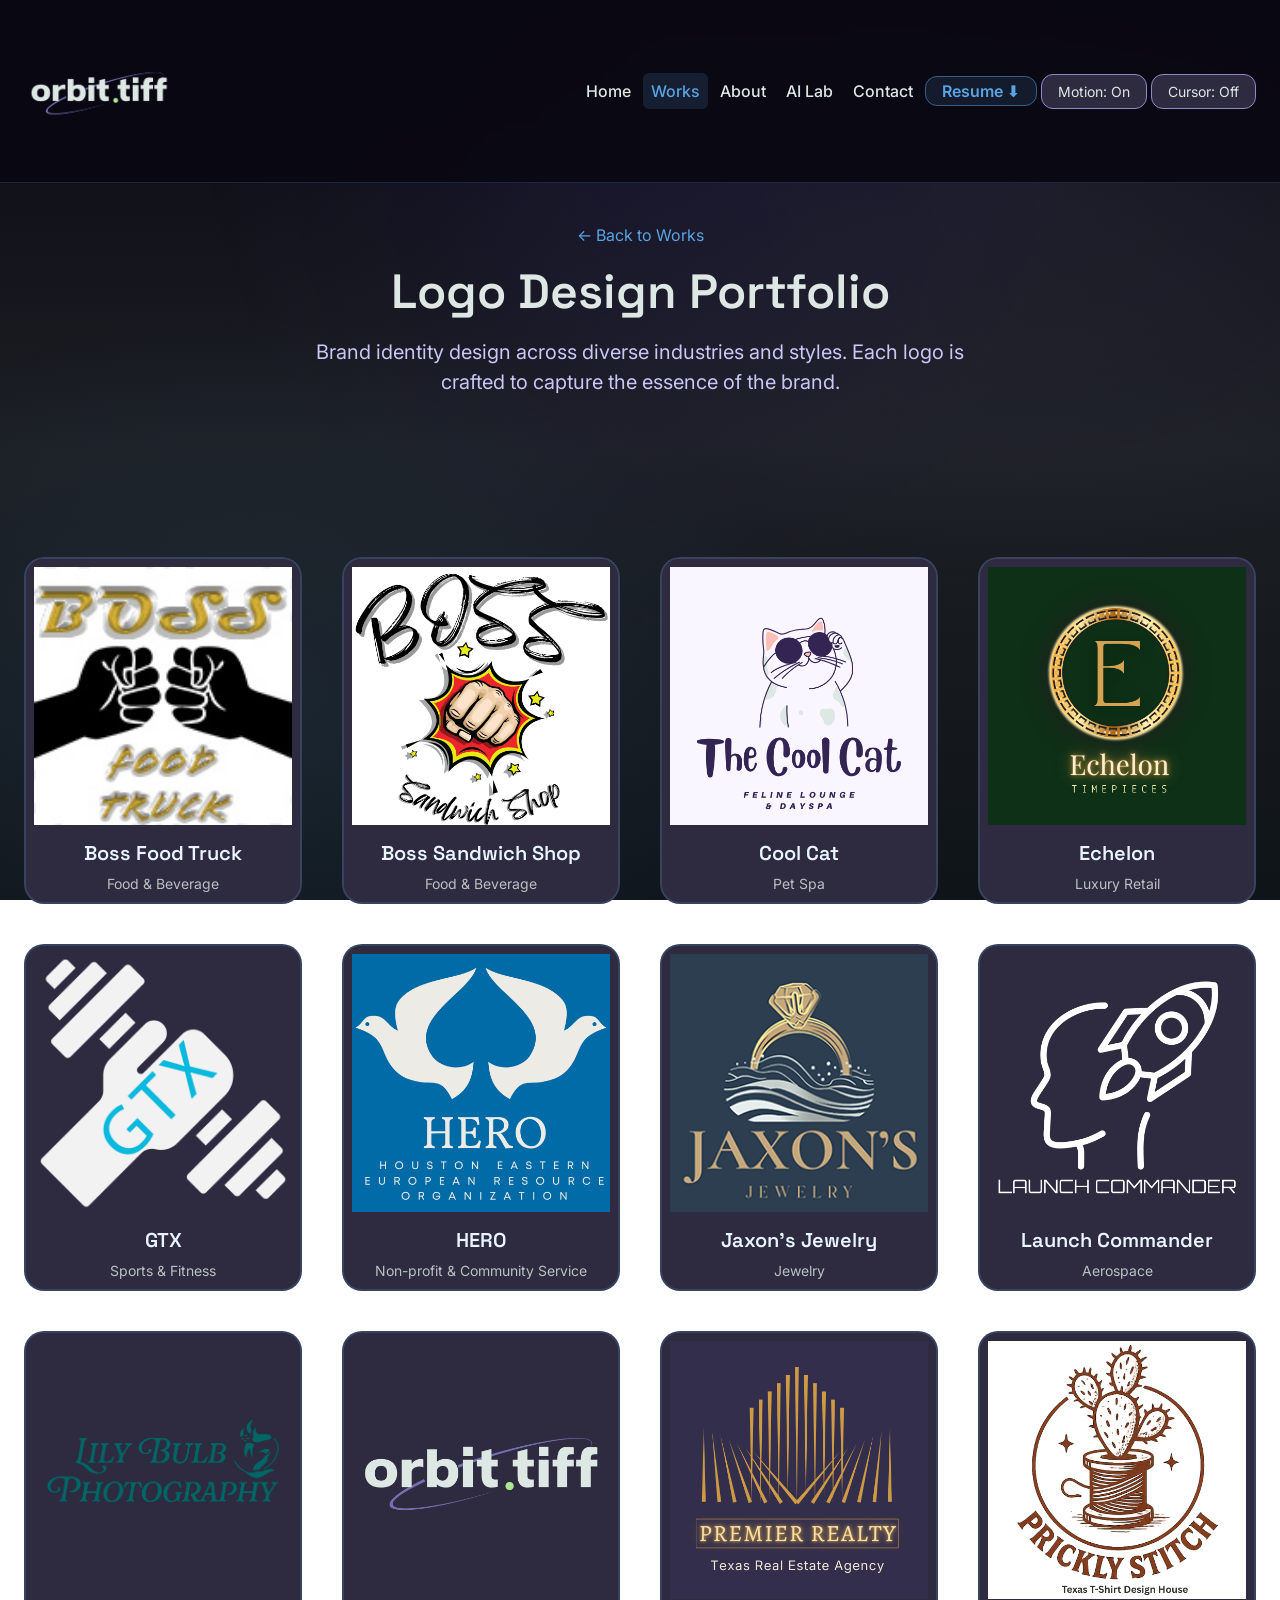
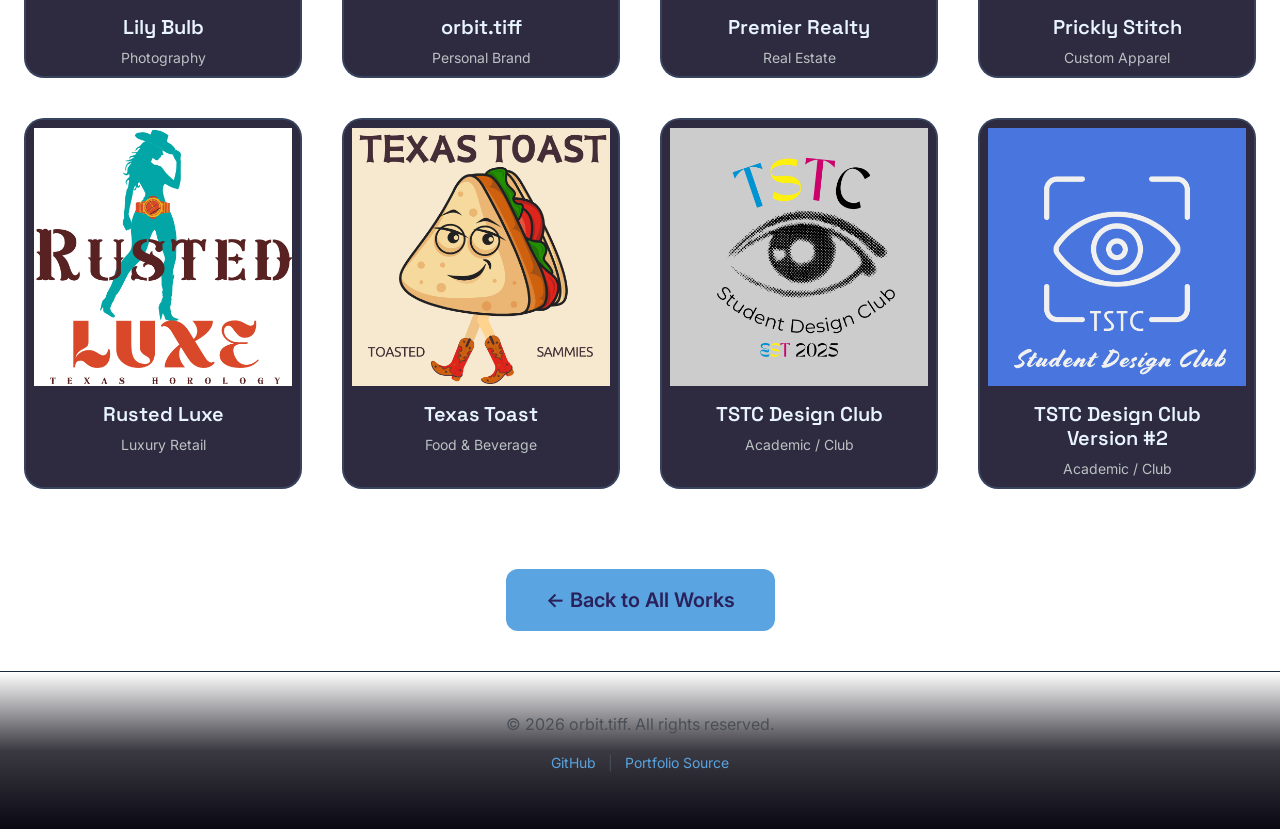
<file: logo-gallery.html>
<!DOCTYPE html>
<html lang="en">
<head>
  <meta charset="UTF-8">
  <meta name="viewport" content="width=device-width, initial-scale=1.0">
  <title>Logo Gallery — orbit.tiff</title>
  <meta name="description" content="Brand identity and logo design portfolio by orbit.tiff">
  
  <!-- Design Tokens & Styles -->
  <link rel="stylesheet" href="styles.css">
  
  <!-- Google Fonts -->
  <link rel="preconnect" href="https://fonts.googleapis.com">
  <link rel="preconnect" href="https://fonts.gstatic.com" crossorigin>
  <link href="https://fonts.googleapis.com/css2?family=Inter:wght@400;500;600;700&family=Space+Grotesk:wght@500;600;700&display=swap" rel="stylesheet">
</head>
<body>
  <a href="#main-content" class="skip-to-main">Skip to main content</a>
  
  <!-- HEADER & NAVIGATION -->
  <header class="site-header">
    <div class="header-container">
      <a href="index.html" class="site-logo">
        <img src="images/logo_transp.png" alt="orbit.tiff logo" class="site-logo-img">
      </a>
      
      <button class="hamburger" id="hamburger" aria-label="Open navigation menu" aria-expanded="false" aria-controls="mainNav">
        <span class="bar"></span>
        <span class="bar"></span>
        <span class="bar"></span>
      </button>

      <nav class="main-nav" id="mainNav" role="navigation" aria-label="Main navigation">
        <ul>
          <li><a href="index.html">Home</a></li>
          <li><a href="works.html" class="active">Works</a></li>
          <li><a href="about.html">About</a></li>
          <li><a href="aiPartnership.html">AI Lab</a></li>
          <li><a href="index.html#contact">Contact</a></li>
          <li><a href="index.html#dossier" class="nav-resume">Resume ⬇</a></li>
          <li>
            <button class="motion-toggle" id="motionToggle" aria-label="Toggle motion effects">
              Motion: <span id="motionStatus">On</span>
            </button>
          </li>
          <li>
            <button class="cursor-toggle" id="cursorToggle" aria-label="Toggle cursor decoration">
              Cursor: <span id="cursorStatus">On</span>
            </button>
          </li>
        </ul>
      </nav>
    </div>
  </header>

  <!-- MAIN CONTENT -->
  <main class="main-content" id="main-content">
    
    <!-- GALLERY HEADER -->
    <section class="works-header">
      <a href="works.html" class="back-link" style="display: inline-block; margin-bottom: var(--space-md); color: var(--color-accent-primary);">← Back to Works</a>
      <h1>Logo Design Portfolio</h1>
      <p class="hero-tagline">
        Brand identity design across diverse industries and styles. Each logo is crafted to capture the essence of the brand.
      </p>
    </section>

    <!-- LOGO GALLERY GRID -->
    <section class="logo-gallery-section">
      <div class="logo-gallery-grid">

        <!-- Logo 1: Boss Food Truck -->
        <article class="logo-card">
          <div class="logo-image-wrapper">
            <img src="images/marketing/logos/bossFoodTruck.jpg" alt="Boss Food Truck logo">
          </div>
          <div class="logo-info">
            <h3>Boss Food Truck</h3>
            <p class="logo-description">Food &amp; Beverage</p>
          </div>
        </article>

        <!-- Logo 2: Boss Sandwich Shop -->
        <article class="logo-card">
          <div class="logo-image-wrapper">
            <img src="images/marketing/logos/bossSS.png" alt="Boss Sandwich Shop logo">
          </div>
          <div class="logo-info">
            <h3>Boss Sandwich Shop</h3>
            <p class="logo-description">Food &amp; Beverage</p>
          </div>
        </article>

        <!-- Logo 3: Cool Cat -->
        <article class="logo-card">
          <div class="logo-image-wrapper">
            <img src="images/marketing/logos/coolCat.png" alt="Cool Cat logo">
          </div>
          <div class="logo-info">
            <h3>Cool Cat</h3>
            <p class="logo-description">Pet Spa</p>
          </div>
        </article>

        <!-- Logo 4: Echelon -->
        <article class="logo-card">
          <div class="logo-image-wrapper">
            <img src="images/marketing/logos/Echelon.png" alt="Echelon logo">
          </div>
          <div class="logo-info">
            <h3>Echelon</h3>
            <p class="logo-description">Luxury Retail</p>
          </div>
        </article>

        <!-- Logo 5: GTX -->
        <article class="logo-card">
          <div class="logo-image-wrapper">
            <img src="images/marketing/logos/GTX.png" alt="GTX logo">
          </div>
          <div class="logo-info">
            <h3>GTX</h3>
            <p class="logo-description">Sports &amp; Fitness</p>
          </div>
        </article>

        <!-- Logo 6: HERO -->
        <article class="logo-card">
          <div class="logo-image-wrapper">
            <img src="images/marketing/logos/HERO.png" alt="HERO logo">
          </div>
          <div class="logo-info">
            <h3>HERO</h3>
            <p class="logo-description">Non-profit &amp; Community Service</p>
          </div>
        </article>

        <!-- Logo 7: Jaxon's Jewelry -->
        <article class="logo-card">
          <div class="logo-image-wrapper">
            <img src="images/marketing/logos/jaxons.png" alt="Jaxon's Jewelry logo">
          </div>
          <div class="logo-info">
            <h3>Jaxon's Jewelry</h3>
            <p class="logo-description">Jewelry</p>
          </div>
        </article>

        <!-- Logo 8: Launch Commander -->
        <article class="logo-card">
          <div class="logo-image-wrapper">
            <img src="images/marketing/logos/launchCommander.png" alt="Launch Commander logo">
          </div>
          <div class="logo-info">
            <h3>Launch Commander</h3>
            <p class="logo-description">Aerospace</p>
          </div>
        </article>

        <!-- Logo 9: Lily Bulb -->
        <article class="logo-card">
          <div class="logo-image-wrapper">
            <img src="images/marketing/logos/lilyBulb.png" alt="Lily Bulb logo">
          </div>
          <div class="logo-info">
            <h3>Lily Bulb</h3>
            <p class="logo-description">Photography</p>
          </div>
        </article>

        <!-- Logo 10: orbit.tiff -->
        <article class="logo-card">
          <div class="logo-image-wrapper">
            <img src="images/marketing/logos/orbit.tiff.png" alt="orbit.tiff personal brand logo">
          </div>
          <div class="logo-info">
            <h3>orbit.tiff</h3>
            <p class="logo-description">Personal Brand</p>
          </div>
        </article>

        <!-- Logo 11: Premier Realty -->
        <article class="logo-card">
          <div class="logo-image-wrapper">
            <img src="images/marketing/logos/premierRealty.png" alt="Premier Realty logo">
          </div>
          <div class="logo-info">
            <h3>Premier Realty</h3>
            <p class="logo-description">Real Estate</p>
          </div>
        </article>

        <!-- Logo 12: Prickly Stitch -->
        <article class="logo-card">
          <div class="logo-image-wrapper">
            <img src="images/marketing/logos/pricklyStitch.png" alt="Prickly Stitch logo">
          </div>
          <div class="logo-info">
            <h3>Prickly Stitch</h3>
            <p class="logo-description">Custom Apparel</p>
          </div>
        </article>

        <!-- Logo 13: Rusted Luxe -->
        <article class="logo-card">
          <div class="logo-image-wrapper">
            <img src="images/marketing/logos/rustedLuxe.png" alt="Rusted Luxe logo">
          </div>
          <div class="logo-info">
            <h3>Rusted Luxe</h3>
            <p class="logo-description">Luxury Retail</p>
          </div>
        </article>

        <!-- Logo 14: Texas Toast -->
        <article class="logo-card">
          <div class="logo-image-wrapper">
            <img src="images/marketing/logos/texasToast.png" alt="Texas Toast logo">
          </div>
          <div class="logo-info">
            <h3>Texas Toast</h3>
            <p class="logo-description">Food &amp; Beverage</p>
          </div>
        </article>

        <!-- Logo 15: TSTC Design Club -->
        <article class="logo-card">
          <div class="logo-image-wrapper">
            <img src="images/marketing/logos/studentDC.png" alt="TSTC Design Club logo">
          </div>
          <div class="logo-info">
            <h3>TSTC Design Club</h3>
            <p class="logo-description">Academic / Club</p>
          </div>
        </article>

        <!-- Logo 16: Student Design CLub logo Version two -->
        <article class="logo-card">
          <div class="logo-image-wrapper">
            <img src="images/marketing/logos/designClubV2.png" alt="TSTC Design Club logo version two">
          </div>
          <div class="logo-info">
            <h3>TSTC Design Club Version #2</h3>
            <p class="logo-description">Academic / Club</p>
          </div>
        </article>


        <!-- ==========================================
          TO ADD A NEW LOGO — copy the block below,
          paste it above this comment, and fill in:
            - src:   images/marketing/logos/yourFile.png
            - alt:   Brand Name logo
            - h3:    Brand Name
            - p:     Industry or description
        =========================================== -->
        <!--
        <article class="logo-card">
          <div class="logo-image-wrapper">
            <img src="images/marketing/logos/yourFile.png" alt="Brand Name logo">
          </div>
          <div class="logo-info">
            <h3>Brand Name</h3>
            <p class="logo-description">Industry or description</p>
          </div>
        </article>
        -->

      </div>
    </section>

    <!-- BACK TO WORKS BUTTON -->
    <div style="text-align: center; margin: var(--space-xl) 0;">
      <a href="works.html" class="cta-button">← Back to All Works</a>
    </div>

  </main>

  <!-- FOOTER -->
  <footer class="site-footer">
    <p>&copy; 2026 orbit.tiff. All rights reserved.</p>
    <p style="margin-top: var(--space-sm); font-size: var(--font-size-sm);">
      <a href="https://github.com/TiffanyApril-Dev/" target="_blank" rel="noopener noreferrer" style="margin: 0 var(--space-sm);">GitHub</a> |
      <a href="https://github.com/TiffanyApril-Dev/portfolio-site" target="_blank" rel="noopener noreferrer" style="margin: 0 var(--space-sm);">Portfolio Source</a>
    </p>
  </footer>

  <!-- SCRIPTS -->
  <script src="script.js"></script>

  <!-- TELESCOPE FOLLOWER -->
  <div class="telescope-follower" id="telescopeFollower" aria-hidden="true">
    🔭
  </div>
  <div class="nav-overlay" id="navOverlay" aria-hidden="true"></div>

</body>
</html>
</file>
<file: styles.css>
/* --- HERO INTRO PARAGRAPH (was inline style) --- */
.hero-intro {
  font-size: var(--font-size-sm);
  color: var(--color-starlight);
  margin-top: calc(var(--space-md) * -1);
  margin-bottom: var(--space-md);
  text-align: center;
}

/* --- PROJECT PLACEHOLDER BG (was inline style) --- */
.project-placeholder-bg {
  background: linear-gradient(135deg, #0a0812 0%, #2a205a 50%, #59a4e1 100%);
}

/* --- MARKETING LINK WRAPPER (was inline style) --- */
.marketing-link-wrapper {
  text-align: center;
  margin-top: var(--space-xl);
}

/* --- FOOTER LINKS (was inline style) --- */
.footer-links {
  margin-top: var(--space-sm);
  font-size: var(--font-size-sm);
}
.footer-link {
  margin: 0 var(--space-sm);
}
/* ===========================================
   ORBIT.TIFF PORTFOLIO - MAIN STYLES
   Mission Dashboard Theme
   =========================================== */

/* --- SKIP TO MAIN CONTENT --- */
.skip-to-main {
  position: absolute;
  left: -9999px;
  top: auto;
  width: 1px;
  height: 1px;
  overflow: hidden;
  z-index: 9999;
}
.skip-to-main:focus {
  position: fixed;
  left: 50%;
  transform: translateX(-50%);
  top: var(--space-sm);
  width: auto;
  height: auto;
  padding: var(--space-sm) var(--space-lg);
  background: var(--color-accent-primary);
  color: var(--color-bg);
  font-weight: 600;
  font-family: var(--font-body);
  font-size: var(--font-size-body);
  border-radius: var(--radius-md);
  text-decoration: none;
  box-shadow: 0 4px 16px rgba(89, 164, 225, 0.5);
}

/* --- RESUME NAV LINK --- */
.main-nav a.nav-resume {
  background: rgba(89, 164, 225, 0.12);
  border: 1px solid rgba(89, 164, 225, 0.5);
  color: var(--color-accent-primary);
  font-weight: 600;
  padding: var(--space-xs) var(--space-md);
  border-radius: var(--radius-md);
}
.main-nav a.nav-resume:hover {
  background: var(--color-accent-primary);
  color: var(--color-bg);
}

/* --- DESIGN TOKENS (CSS Custom Properties) --- */
:root {
  /* Colors */
  --color-bg: #2a205a;
  --color-bg-secondary: #2e2a3f;
  --color-surface: #2e2a3f;
  --color-text: #dde7e4;
  --color-text-muted: #4a4f57;
  --color-accent-primary: #59a4e1;
  --color-accent-secondary: #8e89c9;
  --color-starlight: #c9c7f5;
  --color-highlight: #e8f4ff;
  --color-pop-success: #a8e890;
  --color-pop-attention: #c9ff7a;

  /* Typography */
  --font-body: Inter, system-ui, -apple-system, 'Segoe UI', Roboto, 'Helvetica Neue', Arial, sans-serif;
  --font-heading: 'Space Grotesk', 'Sora', Inter, system-ui, sans-serif;
  --font-size-body: 16px;
  --font-size-sm: 14px;
  --font-size-lg: 20px;
  --font-size-h1: 48px;
  --font-size-h2: 42px;
  --font-size-h3: 28px;
  --line-height-body: 1.5;
  --line-height-heading: 1.2;

  /* Spacing */
  --space-xs: 4px;
  --space-sm: 8px;
  --space-md: 16px;
  --space-lg: 24px;
  --space-xl: 40px;

  /* Border Radius */
  --radius-sm: 6px;
  --radius-md: 12px;
  --radius-lg: 20px;
  /* Motion */
  --duration-fast: 150ms;
  --duration-medium: 300ms;

  /* Layout */
  --max-content-width: 1400px;
}

/* --- RESET & BASE STYLES --- */
*, *::before, *::after {
  box-sizing: border-box;
  margin: 0;
  padding: 0;
}

html {
  font-size: 16px;
  scroll-behavior: smooth;
}

body {
  font-family: var(--font-body);
  font-size: var(--font-size-body);
  line-height: var(--line-height-body);
  color: var(--color-text);
  background: linear-gradient(180deg, #0a0812 0%, #1c1f24 50%, #0f1419 100%);
  background-attachment: fixed;
  min-height: 100vh;
  overflow-x: hidden;
  position: relative;
}

body::before {
  content: '';
  position: fixed;
  top: 0;
  left: 0;
  width: 100%;
  height: 100%;
  background: radial-gradient(ellipse at center top, rgba(42, 32, 90, 0.3) 0%, transparent 50%),
              radial-gradient(ellipse at 20% 80%, rgba(89, 164, 225, 0.1) 0%, transparent 40%),
              radial-gradient(ellipse at 80% 20%, rgba(142, 137, 201, 0.1) 0%, transparent 40%);
  pointer-events: none;
  z-index: -2;
}

/* --- TYPOGRAPHY --- */
h1, h2, h3, h4, h5, h6 {
  text-align: center;
  font-family: var(--font-heading);
  line-height: var(--line-height-heading);
  font-weight: 600;
  margin-bottom: var(--space-md);
}

h1 { font-size: var(--font-size-h1); }
h2 { font-size: var(--font-size-h2); }
h3 { font-size: var(--font-size-h3); }

p {
  text-align: center;
  margin-bottom: var(--space-md);
}
.hero-tagline {
  font-size: var(--font-size-lg);
  color: var(--color-starlight);
  max-width: 700px;
  margin: 0 auto var(--space-xl);  /* Changed from just margin-bottom */
}

a {
  color: var(--color-accent-primary);
  text-decoration: none;
  transition: color var(--duration-fast) ease;
}

a:hover {
  color: var(--color-highlight);
}

a:focus-visible {
  outline: 2px solid var(--color-accent-primary);
  outline-offset: 4px;
  border-radius: var(--radius-sm);
}

/* --- HEADER & NAVIGATION --- */
.site-header {
  position: sticky;
  top: 0;
  z-index: 100;
  background: rgba(10, 8, 18, 0.95);
  backdrop-filter: blur(10px);
  border-bottom: 1px solid rgba(89, 164, 225, 0.2);
  padding: var(--space-md) 0;
}

.header-container {
  max-width: var(--max-content-width);
  margin: 0 auto;
  padding: 0 var(--space-lg);
  display: flex;
  justify-content: space-between;
  align-items: center;
}

.site-logo {
  font-family: var(--font-heading);
  font-size: var(--font-size-lg);
  font-weight: 700;
  color: var(--color-highlight);
  display: flex;
  align-items: center;
  gap: var(--space-sm);
}

.site-logo-img {
  height: 150px;
  width: auto;
  display: block;
}

.main-nav ul {
  list-style: none;
  display: flex;
  gap: var(--space-xs);
  align-items: center;
}

.main-nav a {
  color: var(--color-text);
  font-weight: 500;
  padding: var(--space-sm) var(--space-sm);
  border-radius: var(--radius-sm);
  transition: all var(--duration-fast) ease;
}

.main-nav a:hover {
  background: rgba(89, 164, 225, 0.1);
  color: var(--color-accent-primary);
}

.main-nav a.active {
  color: var(--color-accent-primary);
  background: rgba(89, 164, 225, 0.15);
}

/* Motion Toggle Button */
.motion-toggle {
  background: var(--color-surface);
  border: 1px solid var(--color-accent-secondary);
  color: var(--color-text);
  padding: var(--space-sm) var(--space-md);
  border-radius: var(--radius-md);
  cursor: pointer;
  font-size: var(--font-size-sm);
  font-family: var(--font-body);
  transition: all var(--duration-fast) ease;
}

.motion-toggle:hover {
  background: var(--color-accent-secondary);
  color: var(--color-highlight);
}

.motion-toggle:focus-visible {
  outline: 2px solid var(--color-accent-primary);
  outline-offset: 2px;
}

.cursor-toggle {
  background: var(--color-surface);
  border: 1px solid var(--color-accent-secondary);
  color: var(--color-text);
  padding: var(--space-sm) var(--space-md);
  border-radius: var(--radius-md);
  cursor: pointer;
  font-size: var(--font-size-sm);
  font-family: var(--font-body);
  transition: all var(--duration-fast) ease;
}

.cursor-toggle:hover {
  background: var(--color-accent-secondary);
  color: var(--color-highlight);
}

.cursor-toggle:focus-visible {
  outline: 2px solid var(--color-accent-primary);
  outline-offset: 2px;
}

/* --- MAIN CONTENT CONTAINER --- */
.main-content {
  max-width: var(--max-content-width);
  margin: 0 auto;
  padding: 0 var(--space-lg);
}

/* --- HERO SECTION --- */
.hero {
  min-height: 80vh;
  display: flex;
  flex-direction: column;
  align-items: center;
  justify-content: center;
  text-align: center;
  padding: calc(var(--space-xl) * 2.5) var(--space-lg) var(--space-xl);
  position: relative;
}

/* Base Profile Rocket Styles */
.profile-rocket {
  position: relative;
  cursor: pointer;
  margin-bottom: var(--space-xl);
  transition: transform var(--duration-medium) ease;
  background: none;
  border: none;
  padding: 0;
  width: 300px;
  height: 300px;
  display: flex;
  align-items: center;
  justify-content: center;
}

.profile-rocket:hover {
  transform: scale(1.05);
}

.profile-rocket:focus-visible {
  outline: 3px solid var(--color-accent-primary);
  outline-offset: 8px;
  border-radius: 50%;
}

.profile-image {
  width: 300px;
  height: 300px;
  border-radius: 50%;
  border: 4px solid var(--color-accent-primary);
  box-shadow: 0 0 30px rgba(89, 164, 225, 0.4);
  object-fit: cover;
  position: relative;
  z-index: 2;
}

/* --- OPTION A: SPACE NEBULA --- */
.profile-nebula {
  background: radial-gradient(circle, rgba(89, 164, 225, 0.3) 0%, rgba(142, 137, 201, 0.2) 50%, transparent 100%);
  border-radius: 50%;
  box-shadow: 0 0 60px rgba(89, 164, 225, 0.5);
}

.nebula-bg {
  position: absolute;
  width: 100%;
  height: 100%;
  border-radius: 50%;
  background: radial-gradient(circle at 30% 30%, rgba(201, 199, 245, 0.4), rgba(89, 164, 225, 0.3), transparent);
  animation: nebulaPulse 4s ease-in-out infinite;
  z-index: 1;
}

@keyframes nebulaPulse {
  0%, 100% { opacity: 0.6; transform: scale(1); }
  50% { opacity: 0.9; transform: scale(1.1); }
}

.orbital-rings {
  position: absolute;
  width: 100%;
  height: 100%;
  z-index: 1;
}

.ring {
  position: absolute;
  border: 2px solid rgba(89, 164, 225, 0.3);
  border-radius: 50%;
  animation: orbitRotate 8s linear infinite;
}

.ring-1 {
  width: 340px;
  height: 340px;
  top: 50%;
  left: 50%;
  transform: translate(-50%, -50%);
}

.ring-2 {
  width: 390px;
  height: 390px;
  top: 50%;
  left: 50%;
  transform: translate(-50%, -50%);
  animation-duration: 12s;
  animation-direction: reverse;
}

@keyframes orbitRotate {
  from { transform: translate(-50%, -50%) rotate(0deg); }
  to { transform: translate(-50%, -50%) rotate(360deg); }
}

body.reduce-motion .ring,
body.reduce-motion .nebula-bg {
  animation: none;
}

/* --- LEGACY OPTIONS (kept for potential future use) --- */
/* --- OPTION B: MISSION PATCH --- */
.profile-patch {
  background: linear-gradient(135deg, var(--color-bg-secondary), var(--color-bg));
  border-radius: 50%;
  border: 3px solid var(--color-accent-primary);
  box-shadow: 0 0 40px rgba(89, 164, 225, 0.4), inset 0 0 30px rgba(0, 0, 0, 0.5);
}

.patch-outer-ring {
  position: absolute;
  width: 240px;
  height: 240px;
  border: 6px double var(--color-accent-secondary);
  border-radius: 50%;
  top: 50%;
  left: 50%;
  transform: translate(-50%, -50%);
  z-index: 1;
}

.patch-text-top,
.patch-text-bottom {
  position: absolute;
  font-family: var(--font-heading);
  font-weight: 700;
  font-size: 14px;
  letter-spacing: 4px;
  color: var(--color-accent-primary);
}

.patch-text-top {
  top: 15px;
  left: 50%;
  transform: translateX(-50%);
}

.patch-text-bottom {
  bottom: 15px;
  left: 50%;
  transform: translateX(-50%);
}

.patch-stars {
  position: absolute;
  width: 100%;
  top: 50%;
  left: 50%;
  transform: translate(-50%, -50%);
  font-size: 20px;
  color: var(--color-starlight);
  z-index: 1;
  display: flex;
  justify-content: space-around;
  padding: 0 20px;
}

/* --- OPTION C: ROCKET COMPOSITE --- */
.profile-rocket-composite {
  background: transparent;
}

.rocket-flames {
  position: absolute;
  bottom: -30px;
  font-size: 40px;
  z-index: 1;
  animation: flameFlicker 0.2s ease-in-out infinite alternate;
}

@keyframes flameFlicker {
  0% { transform: scale(1) translateY(0); opacity: 1; }
  100% { transform: scale(1.1) translateY(-5px); opacity: 0.8; }
}

.star-trail {
  position: absolute;
  top: -30px;
  right: -30px;
  font-size: 24px;
  animation: trailFloat 3s ease-in-out infinite;
  z-index: 1;
}

@keyframes trailFloat {
  0%, 100% { transform: translateY(0); opacity: 0.6; }
  50% { transform: translateY(-20px); opacity: 1; }
}

.rocket-body {
  position: absolute;
  bottom: -20px;
  right: -20px;
  font-size: 50px;
  z-index: 3;
  filter: drop-shadow(0 4px 8px rgba(0, 0, 0, 0.5));
  animation: rocketBob 2s ease-in-out infinite;
}

@keyframes rocketBob {
  0%, 100% { transform: translateY(0) rotate(-15deg); }
  50% { transform: translateY(-10px) rotate(-10deg); }
}

body.reduce-motion .rocket-flames,
body.reduce-motion .star-trail,
body.reduce-motion .rocket-body {
  animation: none;
}

/* --- OPTION D: HOLOGRAPHIC --- */
.profile-hologram {
  background: rgba(28, 31, 36, 0.8);
  border-radius: 50%;
  border: 2px solid var(--color-accent-primary);
  box-shadow: 0 0 30px rgba(89, 164, 225, 0.6), inset 0 0 30px rgba(89, 164, 225, 0.2);
  overflow: hidden;
}

.profile-hologram .profile-image {
  opacity: 0.9;
  mix-blend-mode: screen;
}

.holo-grid {
  position: absolute;
  width: 100%;
  height: 100%;
  background-image: 
    repeating-linear-gradient(0deg, rgba(89, 164, 225, 0.1) 0px, transparent 1px, transparent 4px),
    repeating-linear-gradient(90deg, rgba(89, 164, 225, 0.1) 0px, transparent 1px, transparent 4px);
  background-size: 8px 8px;
  z-index: 1;
  animation: gridScroll 20s linear infinite;
}

@keyframes gridScroll {
  0% { background-position: 0 0; }
  100% { background-position: 8px 8px; }
}

.scan-lines {
  position: absolute;
  width: 100%;
  height: 100%;
  background: repeating-linear-gradient(
    180deg,
    rgba(89, 164, 225, 0.05) 0px,
    transparent 2px,
    transparent 4px
  );
  z-index: 3;
  animation: scanMove 4s linear infinite;
}

@keyframes scanMove {
  0% { transform: translateY(0); }
  100% { transform: translateY(4px); }
}

.holo-glitch {
  position: absolute;
  width: 100%;
  height: 2px;
  background: rgba(89, 164, 225, 0.8);
  z-index: 4;
  animation: glitchScan 3s ease-in-out infinite;
}

@keyframes glitchScan {
  0%, 100% { top: 0; opacity: 0; }
  10% { opacity: 1; }
  50% { top: 100%; opacity: 1; }
  60% { opacity: 0; }
}

body.reduce-motion .holo-grid,
body.reduce-motion .scan-lines,
body.reduce-motion .holo-glitch {
  animation: none;
}

.hero h1 {
  max-width: 800px;
  margin-bottom: var(--space-lg);
  background: linear-gradient(135deg, var(--color-highlight), var(--color-accent-primary));
  -webkit-background-clip: text;
  background-clip: text;
  -webkit-text-fill-color: transparent;
}

.hero-tagline {
  font-size: var(--font-size-lg);
  color: var(--color-starlight);
  max-width: 700px;
  margin-bottom: var(--space-xl);
}

.cta-button {
  display: inline-block;
  background: var(--color-accent-primary);
  color: var(--color-bg);
  padding: var(--space-md) var(--space-xl);
  border-radius: var(--radius-md);
  font-weight: 600;
  font-size: var(--font-size-lg);
  transition: all var(--duration-medium) ease;
  border: none;
  cursor: pointer;
  text-decoration: none;
}

.cta-button:hover {
  background: var(--color-highlight);
  transform: translateY(-2px);
  box-shadow: 0 8px 20px rgba(89, 164, 225, 0.3);
}

.cta-button:focus-visible {
  outline: 3px solid var(--color-pop-attention);
  outline-offset: 4px;
}

/* --- ROCKET LAUNCH OVERLAY --- */
.launch-overlay {
  position: fixed;
  top: 0;
  left: 0;
  width: 100%;
  height: 100%;
  background: rgba(26, 31, 36, 0.95);
  z-index: 200;
  display: none;
  align-items: center;
  justify-content: center;
  flex-direction: column;
}

.launch-overlay.active {
  display: flex;
}

.mission-patch {
  width: 340px;
  height: 340px;
  border-radius: 50%;
  border: 6px solid var(--color-accent-primary);
  background: var(--color-surface);
  display: flex;
  flex-direction: column;
  align-items: center;
  justify-content: center;
  position: relative;
  box-shadow: 0 0 50px rgba(89, 164, 225, 0.6);
  margin-bottom: var(--space-xl);
}

.mission-patch img {
  width: 180px;
  height: 180px;
  border-radius: 50%;
  object-fit: cover;
  margin-bottom: var(--space-md);
}

.rocket-icon {
  font-size: 48px;
  position: absolute;
  bottom: -20px;
}

.countdown-text {
  color: var(--color-highlight);
  font-size: var(--font-size-h2);
  font-weight: 700;
  margin-top: var(--space-lg);
}

.launch-message {
  color: var(--color-starlight);
  font-size: var(--font-size-lg);
  margin-top: var(--space-md);
  text-align: center;
}

.abort-button {
  margin-top: var(--space-xl);
  background: rgba(255, 68, 68, 0.2);
  border: 2px solid rgba(255, 68, 68, 0.6);
  color: var(--color-highlight);
  padding: var(--space-md) var(--space-xl);
  border-radius: var(--radius-md);
  font-size: var(--font-size-body);
  font-weight: 600;
  cursor: pointer;
  font-family: var(--font-body);
  transition: all var(--duration-fast) ease;
}

.abort-button:hover {
  background: rgba(255, 68, 68, 0.4);
  border-color: rgba(255, 68, 68, 0.9);
  transform: scale(1.05);
}

.abort-button:focus-visible {
  outline: 3px solid rgba(255, 68, 68, 0.8);
  outline-offset: 4px;
}

/* Rocket Launch Animation */
@keyframes liftoff {
  0% {
    transform: translateY(0) scale(1);
    opacity: 1;
  }
  50% {
    transform: translateY(-30vh) scale(0.8);
    opacity: 0.8;
  }
  100% {
    transform: translateY(-100vh) scale(0.3);
    opacity: 0;
  }
}

.mission-patch.launching {
  animation: liftoff 3s ease-in forwards;
}

/* --- SKY MAP SECTION --- */
/* ===================
   PROJECTS SECTION (3x3 Grid with Starfield)
   =================== */

.projects-section {
  padding: var(--space-xl) 0;
  position: relative;
}

.projects-section .main-content {
  max-width: 1600px;
}

.section-title {
  font-family: var(--font-heading);
  font-size: var(--font-size-xxl);
  color: var(--color-highlight);
  text-align: center;
  margin-bottom: var(--space-md);
}

.section-intro {
  text-align: center;
  color: var(--color-starlight);
  font-size: var(--font-size-md);
  margin-bottom: var(--space-xl);
  max-width: 700px;
  margin-left: auto;
  margin-right: auto;
}

/* Removed .projects-starfield-container — using global fixed starfield canvas instead */

#starfield-canvas {
  position: fixed;
  top: 0;
  left: 0;
  width: 100%;
  height: 100%;
  pointer-events: none;
  z-index: -1;
}

.projects-grid {
  position: relative;
  z-index: 2;
  display: grid;
  grid-template-columns: repeat(auto-fit, minmax(360px, 1fr));
  gap: var(--space-lg);
  max-width: 1300px;
  width: 100%;
  margin: 0 auto;
  justify-items: center;
  /* Ensure grid items stretch to the same row height so cards are equal-height */
  align-items: stretch;
}

/* Orbit Pages: show up to 4 cards per row on wide screens for compact reviewer view */
.projects-grid.orbit-grid {
  /* Default to 4 equal columns on wide screens for a compact reviewer view */
  grid-template-columns: repeat(4, minmax(0, 1fr));
  max-width: var(--max-content-width);
  justify-items: stretch;
}

@media (max-width: 900px) {
  .projects-grid.orbit-grid {
    grid-template-columns: repeat(2, 1fr);
  }
}

@media (max-width: 768px) {
  .projects-grid.orbit-grid {
    grid-template-columns: 1fr;
  }
}

/* Mission Portfolio: 2x2 layout by default; adapt to 3 columns if more than 4 items are present */
.projects-grid.mission-grid {
  grid-template-columns: repeat(2, minmax(0, 1fr));
  max-width: var(--max-content-width);
  justify-items: stretch;
}

@media (max-width: 900px) {
  .projects-grid.mission-grid {
    grid-template-columns: repeat(2, 1fr);
  }
}

@media (max-width: 768px) {
  .projects-grid.mission-grid {
    grid-template-columns: 1fr;
  }
}

@media (min-width: 1100px) {
  /* If a 5th project exists, switch to 3 columns so items wrap more gracefully */
  .projects-grid.mission-grid:has(.project-card:nth-child(5)) {
    grid-template-columns: repeat(3, minmax(0, 1fr));
  }
}

/* Global: show 4 columns on wide screens; if a 5th project exists, switch to 3 columns for better wrapping */
@media (min-width: 1100px) {
  .projects-grid {
    grid-template-columns: repeat(4, minmax(0, 1fr));
  }

  /* Requires modern browsers that support :has(); falls back to the rule above in older browsers */
  .projects-grid:has(.project-card:nth-child(5)) {
    grid-template-columns: repeat(3, minmax(0, 1fr));
  }
}

/* Project Card */
.project-card {
  background: rgba(28, 31, 36, 0.9);
  border: 1px solid var(--color-accent-secondary);
  border-radius: var(--radius-md);
  overflow: hidden;
  transition: all var(--duration-medium) ease;
  backdrop-filter: blur(8px);
  display: flex;
  flex-direction: column;
  /* Fill the grid cell height so every card in a row matches the tallest */
  height: 100%;
  width: 100%;
  max-width: 420px;
}

.project-card:hover {
  transform: translateY(-8px);
  border-color: var(--color-accent-primary);
  box-shadow: 0 12px 32px rgba(89, 164, 225, 0.3), 0 0 20px rgba(89, 164, 225, 0.2);
}

.project-card:focus-within {
  outline: 2px solid var(--color-accent-primary);
  outline-offset: 4px;
}

.project-image-wrapper {
  width: 100%;
  aspect-ratio: 16 / 9;
  overflow: hidden;
  position: relative;

  /* Prevent image wrapper from flexing and causing uneven card heights */
  flex: 0 0 auto;
}

.project-placeholder {
  width: 100%;
  height: 100%;
  display: flex;
  align-items: center;
  justify-content: center;
  position: relative;
}

.placeholder-icon {
  font-size: 4rem;
  filter: drop-shadow(0 4px 12px rgba(0, 0, 0, 0.5));
}

.project-content {
  padding: var(--space-lg);
  display: flex;
  flex-direction: column;
  flex-grow: 1;
  /* Allow content to shrink correctly inside a stretched flex item */
  min-height: 0;
}

.project-content h3 {
  font-family: var(--font-heading);
  font-size: var(--font-size-lg);
  color: var(--color-highlight);
  margin-bottom: var(--space-sm);
}

.project-content p {
  color: var(--color-text);
  font-size: var(--font-size-sm);
  line-height: 1.6;
  margin-bottom: var(--space-md);
  flex-grow: 1;
  /* Keep homepage project cards scannable: clamp long descriptions to 3 lines */
  display: -webkit-box;
  -webkit-line-clamp: 3;
  -webkit-box-orient: vertical;
  overflow: hidden;
  text-overflow: ellipsis;
}

/* Utility: make a description shorter (2 lines) for very tall cards */
.project-content p.desc-short {
  -webkit-line-clamp: 2;
  line-clamp: 2;
}

.project-tags {
  display: flex;
  flex-wrap: wrap;
  gap: var(--space-xs);
  margin-bottom: var(--space-md);
}

.skills-group {
  margin-bottom: var(--space-md);
}

.skills-group-label {
  font-size: var(--font-size-sm);
  font-weight: 600;
  color: var(--color-starlight);
  text-transform: uppercase;
  letter-spacing: 0.08em;
  margin-bottom: var(--space-xs);
}

.skills-chips {
  display: flex;
  flex-wrap: wrap;
  gap: var(--space-xs);
}

.project-link {
  display: inline-flex;
  align-items: center;
  gap: var(--space-xs);
  color: var(--color-accent-primary);
  font-weight: 600;
  font-size: var(--font-size-sm);
  text-decoration: none;
  transition: all var(--duration-fast) ease;
  align-self: flex-start;
  padding: var(--space-sm) 0;
}

.project-link:hover {
  color: var(--color-highlight);
  gap: var(--space-sm);
}

.project-link:focus-visible {
  outline: 2px solid var(--color-accent-primary);
  outline-offset: 4px;
  border-radius: var(--radius-sm);
}

/* Responsive Grid */
@media (max-width: 900px) {
  .projects-grid {
    grid-template-columns: repeat(2, 1fr);
  }
}

@media (max-width: 768px) {
  .projects-grid {
    grid-template-columns: 1fr;
  }
  
  .projects-starfield-container {
    padding: var(--space-md);
  }
}

/* OLD SKY MAP STYLES - DEPRECATED */
.sky-map-section {
  padding: var(--space-xl) 0;
  position: relative;
}

.guided-storyline {
  background: rgba(28, 31, 36, 0.7);
  border: 1px solid var(--color-accent-secondary);
  border-radius: var(--radius-md);
  padding: var(--space-md) var(--space-lg);
  text-align: center;
  margin-bottom: var(--space-xl);
  color: var(--color-starlight);
  backdrop-filter: blur(8px);
}

.sky-map-container {
  position: relative;
  min-height: 600px;
  background: radial-gradient(ellipse at center, rgba(28, 31, 36, 0.8) 0%, rgba(10, 8, 18, 0.95) 100%);
  border-radius: var(--radius-lg);
  overflow: hidden;
  padding: var(--space-xl);
  box-shadow: inset 0 0 100px rgba(0, 0, 0, 0.5), 0 8px 32px rgba(0, 0, 0, 0.4);
}

#starfield-canvas {
  position: absolute;
  top: 0;
  left: 0;
  width: 100%;
  height: 100%;
  pointer-events: none;
}

.stars-container {
  position: relative;
  width: 100%;
  height: 100%;
  min-height: 500px;
}

/* Project Star Buttons */
.project-star {
  position: absolute;
  background: none;
  border: none;
  cursor: pointer;
  padding: 0;
  transition: all var(--duration-medium) ease;
}

.star-icon {
  width: 40px;
  height: 40px;
  fill: var(--color-starlight);
  filter: drop-shadow(0 0 8px rgba(201, 199, 245, 0.6));
  transition: all var(--duration-medium) ease;
}

.project-star:hover .star-icon,
.project-star:focus-visible .star-icon {
  fill: var(--color-highlight);
  filter: drop-shadow(0 0 16px rgba(232, 244, 255, 0.9));
  transform: scale(1.3);
}

.project-star:focus-visible {
  outline: 2px solid var(--color-accent-primary);
  outline-offset: 6px;
  border-radius: 50%;
}

/* Star Tooltip - Hidden when telescope is active */
.star-tooltip {
  position: absolute;
  bottom: 100%;
  left: 50%;
  transform: translateX(-50%) translateY(-10px);
  background: var(--color-surface);
  border: 1px solid var(--color-accent-primary);
  border-radius: var(--radius-md);
  padding: var(--space-sm) var(--space-md);
  white-space: nowrap;
  opacity: 0;
  pointer-events: none;
  transition: opacity var(--duration-fast) ease;
  font-size: var(--font-size-sm);
  color: var(--color-text);
  box-shadow: 0 4px 12px rgba(0, 0, 0, 0.3);
  display: none; /* Hidden in favor of card popup */
}

.tooltip-title {
  font-weight: 600;
  color: var(--color-highlight);
  display: block;
  margin-bottom: var(--space-xs);
}

.tooltip-description {
  color: var(--color-starlight);
  font-size: var(--font-size-sm);
}

/* --- TELESCOPE CUSTOM CURSOR --- */
/* cursor: none is only applied when JS confirms the telescope element loaded */
body.telescope-active {
  cursor: none;
}

/* Restore pointer on interactive elements when telescope is active */
body.telescope-active a,
body.telescope-active button,
body.telescope-active input,
body.telescope-active textarea,
body.telescope-active select {
  cursor: none;
}

.telescope-follower {
  position: fixed;
  width: 48px;
  height: 48px;
  pointer-events: none;
  z-index: 9999;
  transform: translate(-50%, -50%);
  transition: transform 0.08s ease-out;
  font-size: 36px;
  display: flex;
  align-items: center;
  justify-content: center;
  filter: drop-shadow(0 4px 12px rgba(89, 164, 225, 0.5));
  opacity: 1;
}

.telescope-follower.active {
  transform: translate(-50%, -50%) scale(1.12);
}

body.reduce-motion .telescope-follower {
  transition: none;
}

/* --- PROJECT CARD POPUP --- */
.project-card-popup {
  position: fixed;
  top: 50%;
  left: 50%;
  transform: translate(-50%, -50%) scale(0.9);
  background: var(--color-surface);
  border: 2px solid var(--color-accent-primary);
  border-radius: var(--radius-lg);
  padding: var(--space-xl);
  max-width: 500px;
  width: 90%;
  box-shadow: 0 20px 60px rgba(0, 0, 0, 0.5);
  z-index: 250;
  opacity: 0;
  pointer-events: none;
  transition: all var(--duration-medium) ease;
}

.project-card-popup.visible {
  opacity: 1;
  transform: translate(-50%, -50%) scale(1);
  pointer-events: auto;
}

body.reduce-motion .project-card-popup {
  transition: opacity var(--duration-fast) ease;
}

body.reduce-motion .project-card-popup.visible {
  transform: translate(-50%, -50%) scale(1);
}

.popup-overlay {
  position: fixed;
  top: 0;
  left: 0;
  width: 100%;
  height: 100%;
  background: rgba(26, 31, 36, 0.85);
  backdrop-filter: blur(4px);
  z-index: 200;
  opacity: 0;
  pointer-events: none;
  transition: opacity var(--duration-medium) ease;
}

.popup-overlay.visible,
.popup-overlay.active {
  opacity: 1;
  pointer-events: auto;
}

.popup-close {
  position: absolute;
  top: var(--space-md);
  right: var(--space-md);
  background: none;
  border: none;
  color: var(--color-text-muted);
  font-size: 32px;
  cursor: pointer;
  line-height: 1;
  padding: var(--space-sm);
  transition: color var(--duration-fast) ease;
}

.popup-close:hover {
  color: var(--color-accent-primary);
}

.popup-close:focus-visible {
  outline: 2px solid var(--color-accent-primary);
  outline-offset: 2px;
  border-radius: var(--radius-sm);
}

.popup-icon {
  font-size: 64px;
  margin-bottom: var(--space-lg);
  display: block;
}

.popup-title {
  color: var(--color-highlight);
  margin-bottom: var(--space-md);
  font-size: var(--font-size-h2);
}

.popup-description {
  color: var(--color-starlight);
  margin-bottom: var(--space-lg);
  line-height: 1.6;
}

.popup-tags {
  display: flex;
  flex-wrap: wrap;
  gap: var(--space-sm);
  margin-bottom: var(--space-xl);
}

.popup-tags .tag {
  background: rgba(89, 164, 225, 0.2);
  color: var(--color-accent-primary);
  padding: var(--space-xs) var(--space-md);
  border-radius: var(--radius-sm);
  font-size: var(--font-size-sm);
}

.popup-cta {
  display: inline-block;
  background: var(--color-accent-primary);
  color: var(--color-bg);
  padding: var(--space-md) var(--space-xl);
  border-radius: var(--radius-md);
  font-weight: 600;
  text-decoration: none;
  transition: all var(--duration-fast) ease;
}

.popup-cta:hover {
  background: var(--color-highlight);
  transform: translateY(-2px);
  box-shadow: 0 6px 16px rgba(89, 164, 225, 0.3);
}

.popup-meta {
  color: var(--color-text-muted);
  font-size: var(--font-size-sm);
  margin-bottom: var(--space-lg);
  font-style: italic;
}

/* --- WORKS PAGE (MISSION CONTROL) --- */
.works-header {
  text-align: center;
  padding: var(--space-xl) 0;
}

.filter-bar {
  display: flex;
  justify-content: center;
  gap: var(--space-md);
  margin: var(--space-xl) 0;
  flex-wrap: wrap;
}

.filter-button {
  background: var(--color-surface);
  border: 1px solid var(--color-accent-secondary);
  color: var(--color-text);
  padding: var(--space-sm) var(--space-lg);
  border-radius: var(--radius-md);
  cursor: pointer;
  font-family: var(--font-body);
  font-size: var(--font-size-body);
  transition: all var(--duration-fast) ease;
}

.filter-button:hover {
  background: var(--color-accent-secondary);
  color: var(--color-highlight);
}

.filter-button.active {
  background: var(--color-accent-primary);
  color: var(--color-bg);
  border-color: var(--color-accent-primary);
}

.projects-grid {
  display: grid;
  grid-template-columns: repeat(auto-fit, minmax(320px, 1fr));
  gap: var(--space-xl);
  margin-bottom: var(--space-xl);
}

/* Mission Patch Card */
.mission-card {
  background: var(--color-surface);
  border: 2px solid var(--color-accent-secondary);
  border-radius: var(--radius-lg);
  padding: var(--space-lg);
  transition: all var(--duration-medium) ease;
  position: relative;
  overflow: hidden;
}

.mission-card::before {
  content: '';
  position: absolute;
  top: -2px;
  left: -2px;
  right: -2px;
  bottom: -2px;
  background: linear-gradient(135deg, var(--color-accent-primary), var(--color-accent-secondary));
  border-radius: var(--radius-lg);
  opacity: 0;
  transition: opacity var(--duration-medium) ease;
  z-index: -1;
}

.mission-card:hover::before {
  opacity: 0.5;
}

.mission-card:hover {
  transform: translateY(-8px);
  box-shadow: 0 12px 30px rgba(89, 164, 225, 0.3);
}

.mission-badge {
  width: 100%;
  aspect-ratio: 1;
  background: linear-gradient(135deg, var(--color-bg), var(--color-bg-secondary));
  border-radius: 50%;
  display: flex;
  align-items: center;
  justify-content: center;
  margin-bottom: var(--space-lg);
  border: 3px solid var(--color-accent-primary);
  font-size: 48px;
}

.mission-card h3 {
  color: var(--color-highlight);
  margin-bottom: var(--space-sm);
}

.mission-statement {
  color: var(--color-starlight);
  font-size: var(--font-size-sm);
  margin-bottom: var(--space-md);
  line-height: 1.6;
}

.mission-tags {
  display: flex;
  flex-wrap: wrap;
  gap: var(--space-sm);
  margin-bottom: var(--space-md);
}

.tag {
  background: rgba(89, 164, 225, 0.2);
  color: var(--color-accent-primary);
  padding: var(--space-xs) var(--space-md);
  border-radius: var(--radius-sm);
  font-size: var(--font-size-sm);
  font-weight: 500;
}

.mission-cta {
  display: inline-block;
  color: var(--color-accent-primary);
  font-weight: 600;
  padding: var(--space-sm) var(--space-lg);
  border: 2px solid var(--color-accent-primary);
  border-radius: var(--radius-md);
  transition: all var(--duration-fast) ease;
}

.mission-cta:hover {
  background: var(--color-accent-primary);
  color: var(--color-bg);
}

.mission-card .project-image-wrapper {
  margin-bottom: var(--space-lg);
}

.mission-card .project-image {
  width: 100%;
  aspect-ratio: 16 / 9;
  object-fit: cover;
  border-radius: var(--radius-md);
  border: 2px solid var(--color-accent-primary);
}

/* --- ABOUT PAGE --- */
.about-hero {
  padding: var(--space-xl) 0;
  text-align: center;
  position: relative;
  overflow: hidden;
}

.landing-pad {
  width: 300px;
  height: 300px;
  margin: 0 auto var(--space-xl);
  position: relative;
  display: flex;
  align-items: flex-end;
  justify-content: center;
}

.landing-pad-base {
  width: 100%;
  height: 20px;
  background: linear-gradient(90deg, var(--color-accent-primary), var(--color-accent-secondary));
  border-radius: var(--radius-md);
  box-shadow: 0 0 20px rgba(89, 164, 225, 0.5);
  position: absolute;
  bottom: 0;
}

.landing-rocket {
  position: absolute;
  bottom: 25px;
  width: 240px;
  height: 240px;
  display: flex;
  align-items: center;
  justify-content: center;
  opacity: 0;
}

.landing-mission-patch {
  position: relative;
  width: 240px;
  height: 240px;
  display: flex;
  align-items: center;
  justify-content: center;
}

.landing-rocket-image {
  width: 240px;
  height: 240px;
  border-radius: 50%;
  border: 4px solid var(--color-accent-primary);
  box-shadow: 0 0 30px rgba(89, 164, 225, 0.6);
  object-fit: cover;
}

.landing-rocket-icon {
  position: absolute;
  bottom: -15px;
  right: -10px;
  font-size: 54px;
  filter: drop-shadow(0 4px 8px rgba(0, 0, 0, 0.5));
  animation: rocketFlame 0.3s ease-in-out infinite alternate;
}

@keyframes rocketFlame {
  0% {
    transform: translateY(0);
  }
  100% {
    transform: translateY(-3px);
  }
}

body.reduce-motion .landing-rocket-icon {
  animation: none;
}

/* Rocket Landing Animation */
@keyframes touchdown {
  0% {
    transform: translateY(-400px) scale(0.5) rotate(-5deg);
    opacity: 0;
  }
  40% {
    opacity: 1;
  }
  70% {
    transform: translateY(0) scale(1.05) rotate(0deg);
  }
  85% {
    transform: translateY(-15px) scale(0.98) rotate(2deg);
  }
  100% {
    transform: translateY(0) scale(1) rotate(0deg);
    opacity: 1;
  }
}

.landing-rocket.landing {
  animation: touchdown 3.5s cubic-bezier(0.25, 1, 0.5, 1) forwards;
}

.about-content {
  max-width: 800px;
  margin: 0 auto;
  text-align: left;
}

.about-section {
  margin-bottom: var(--space-xl);
}

.about-section h2 {
  color: var(--color-accent-primary);
  margin-bottom: var(--space-lg);
}

.values-list {
  list-style: none;
  padding: 0;
}

.values-list li {
  background: var(--color-surface);
  padding: var(--space-md);
  border-left: 4px solid var(--color-accent-primary);
  margin-bottom: var(--space-md);
  border-radius: var(--radius-sm);
}

.values-list strong {
  color: var(--color-highlight);
  display: block;
  margin-bottom: var(--space-xs);
}

/* --- PROJECT IMAGE PLACEHOLDERS --- */
.project-image-placeholder {
  width: 100%;
  aspect-ratio: 16 / 9;
  border-radius: var(--radius-md);
  margin-bottom: var(--space-lg);
  display: flex;
  flex-direction: column;
  align-items: center;
  justify-content: center;
  gap: var(--space-md);
  position: relative;
  overflow: hidden;
  border: 2px solid var(--color-accent-primary);
  box-shadow: 0 4px 12px rgba(0, 0, 0, 0.3);
}

.placeholder-icon {
  font-size: 64px;
  filter: drop-shadow(0 4px 8px rgba(0, 0, 0, 0.4));
  animation: floatIcon 3s ease-in-out infinite;
}

@keyframes floatIcon {
  0%, 100% {
    transform: translateY(0);
  }
  50% {
    transform: translateY(-10px);
  }
}

body.reduce-motion .placeholder-icon {
  animation: none;
}

.placeholder-text {
  color: var(--color-highlight);
  font-size: var(--font-size-sm);
  font-weight: 600;
  text-transform: uppercase;
  letter-spacing: 1px;
  opacity: 0.8;
}

.project-image {
  width: 100%;
  aspect-ratio: 16 / 9;
  border-radius: var(--radius-md);
  margin-bottom: var(--space-lg);
  object-fit: cover;
  border: 2px solid var(--color-accent-primary);
  box-shadow: 0 4px 12px rgba(0, 0, 0, 0.3);
}

/* Logo previews inside project cards (square, centered, contain) */
.project-image.logo-sample {
  aspect-ratio: 1 / 1;
  object-fit: contain;
  padding: var(--space-sm);
  background: var(--color-bg-secondary);
}

.project-image-wrapper a {
  display: block;
  width: 100%;
  height: 100%;
  cursor: pointer;
  transition: opacity 0.3s ease;
}

.project-image-wrapper a:hover {
  opacity: 0.9;
}

.project-image-wrapper a:focus {
  outline: 2px solid var(--color-accent-primary);
  outline-offset: 2px;
}

.carousel-link {
  display: block;
  width: 100%;
  height: 100%;
}

/* --- PROJECT CAROUSEL --- */
.project-carousel {
  position: relative;
  width: 100%;
  height: 100%;
  overflow: hidden;
}

.carousel-track {
  display: flex;
  transition: transform 0.5s ease-in-out;
  height: 100%;
}

.reduce-motion .carousel-track {
  transition: none;
}

.carousel-track .project-image {
  flex-shrink: 0;
  width: 100%;
  height: 100%;
  margin-bottom: 0;
}

.carousel-btn {
  position: absolute;
  top: 50%;
  transform: translateY(-50%);
  background: rgba(42, 32, 90, 0.8);
  border: 2px solid var(--color-accent-primary);
  color: var(--color-text-primary);
  font-size: 2rem;
  width: 40px;
  height: 40px;
  border-radius: 50%;
  cursor: pointer;
  display: flex;
  align-items: center;
  justify-content: center;
  z-index: 10;
  transition: all 0.3s ease;
  backdrop-filter: blur(4px);
}

.carousel-btn:hover {
  background: rgba(89, 164, 225, 0.9);
  transform: translateY(-50%) scale(1.1);
}

.carousel-btn:focus {
  outline: 2px solid var(--color-accent-primary);
  outline-offset: 2px;
}

.carousel-prev {
  left: 10px;
}

.carousel-next {
  right: 10px;
}

.carousel-dots {
  position: absolute;
  bottom: 15px;
  left: 50%;
  transform: translateX(-50%);
  display: flex;
  gap: 8px;
  z-index: 10;
}

.carousel-dot {
  width: 10px;
  height: 10px;
  border-radius: 50%;
  background: rgba(255, 255, 255, 0.5);
  border: 2px solid rgba(89, 164, 225, 0.6);
  cursor: pointer;
  transition: all 0.3s ease;
  padding: 0;
}

.carousel-dot.active {
  background: var(--color-accent-primary);
  transform: scale(1.2);
}

.carousel-dot:hover {
  background: rgba(89, 164, 225, 0.8);
}

/* --- CONTACT SECTION --- */
.contact-section {
  padding: var(--space-xl) 0;
  margin-top: var(--space-xl);
  border-top: 1px solid rgba(89, 164, 225, 0.2);
}

.contact-container {
  max-width: var(--max-content-width);
  margin: 0 auto;
  padding: 0 var(--space-lg);
}

.contact-section h2 {
  text-align: center;
  color: var(--color-highlight);
  margin-bottom: var(--space-md);
}

.contact-intro {
  text-align: center;
  color: var(--color-starlight);
  max-width: 700px;
  margin: 0 auto var(--space-xl);
  font-size: var(--font-size-lg);
}

.contact-methods {
  display: grid;
  grid-template-columns: 1fr 1fr;
  gap: var(--space-xl);
  margin-top: var(--space-xl);
}

@media (max-width: 768px) {
  .contact-methods {
    grid-template-columns: 1fr;
  }
}

/* Contact Form */
.contact-form-wrapper h3,
.contact-direct h3 {
  color: var(--color-accent-primary);
  margin-bottom: var(--space-lg);
  font-size: var(--font-size-h3);
}

.contact-form {
  background: var(--color-surface);
  padding: var(--space-lg);
  border-radius: var(--radius-lg);
  border: 2px solid var(--color-accent-secondary);
}

.form-group {
  margin-bottom: var(--space-lg);
}

.form-group label {
  display: block;
  color: var(--color-highlight);
  font-weight: 600;
  margin-bottom: var(--space-sm);
  font-size: var(--font-size-body);
}

.form-group input,
.form-group textarea {
  width: 100%;
  background: rgba(10, 8, 18, 0.5);
  border: 2px solid var(--color-accent-secondary);
  border-radius: var(--radius-md);
  padding: var(--space-md);
  color: var(--color-text);
  font-family: var(--font-body);
  font-size: var(--font-size-body);
  transition: border-color var(--duration-fast) ease, box-shadow var(--duration-fast) ease;
}

.form-group input:focus,
.form-group textarea:focus {
  outline: none;
  border-color: var(--color-accent-primary);
  box-shadow: 0 0 0 3px rgba(89, 164, 225, 0.2);
}

.form-group textarea {
  resize: vertical;
  min-height: 120px;
}

.contact-submit {
  width: 100%;
  background: var(--color-accent-primary);
  color: var(--color-bg);
  border: none;
  border-radius: var(--radius-md);
  padding: var(--space-md) var(--space-lg);
  font-size: var(--font-size-lg);
  font-weight: 600;
  font-family: var(--font-body);
  cursor: pointer;
  transition: all var(--duration-fast) ease;
}

.contact-submit:hover {
  background: var(--color-highlight);
  transform: translateY(-2px);
  box-shadow: 0 6px 20px rgba(89, 164, 225, 0.4);
}

.contact-submit:active {
  transform: translateY(0);
}

.contact-submit:focus-visible {
  outline: 3px solid var(--color-accent-primary);
  outline-offset: 4px;
}

/* Direct Contact */
.contact-direct {
  display: flex;
  flex-direction: column;
  gap: var(--space-lg);
}

.contact-links {
  display: flex;
  flex-direction: column;
  gap: var(--space-md);
}

.contact-link {
  display: flex;
  align-items: center;
  gap: var(--space-md);
  background: var(--color-surface);
  padding: var(--space-md) var(--space-lg);
  border-radius: var(--radius-md);
  border: 2px solid var(--color-accent-secondary);
  transition: all var(--duration-fast) ease;
  color: var(--color-text);
  text-decoration: none;
}

.contact-link:hover {
  border-color: var(--color-accent-primary);
  transform: translateX(8px);
  box-shadow: 0 4px 16px rgba(89, 164, 225, 0.2);
}

.contact-link:focus-visible {
  outline: 3px solid var(--color-accent-primary);
  outline-offset: 4px;
}

/* ===========================================
   MARKETING & CREATIVE SECTIONS
   =========================================== */

/* Marketing Section Styling */
.marketing-section {
  background: radial-gradient(ellipse at center, rgba(255, 107, 107, 0.05) 0%, transparent 60%);
}

.marketing-section .section-title {
  color: var(--color-highlight);
}

.marketing-section .section-intro {
  color: var(--color-text);
  opacity: 0.9;
}

/* Creative Section Styling */
.creative-section {
  background: radial-gradient(ellipse at center, rgba(78, 205, 196, 0.05) 0%, transparent 60%);
}

.creative-section .section-title {
  color: var(--color-highlight);
}

.creative-section .section-intro {
  color: var(--color-text);
  opacity: 0.9;
}

/* Section Spacing */
.marketing-section,
.creative-section {
  padding: calc(var(--space-xl) * 2) 0;
  margin-top: var(--space-xl);
}

/* Ensure sections have appropriate separation */
.projects-section + .marketing-section {
  margin-top: calc(var(--space-xl) * 2);
}

.marketing-section + .creative-section {
  margin-top: calc(var(--space-xl) * 2);
}

/* View All CTA Buttons Styling */
.marketing-section .cta-button,
.creative-section .cta-button {
  margin-top: var(--space-xl);
}

/* Marketing color scheme for cards */
.marketing-section .project-card:hover {
  transform: translateY(-8px);
  box-shadow: 0 12px 30px rgba(255, 107, 107, 0.2);
}

/* Creative color scheme for cards */
.creative-section .project-card:hover {
  transform: translateY(-8px);
  box-shadow: 0 12px 30px rgba(78, 205, 196, 0.2);
}

/* Filter button highlight colors for new categories */
.filter-button[data-filter="marketing"]:hover,
.filter-button[data-filter="marketing"].active {
  background: linear-gradient(135deg, #FF6B6B 0%, #FFD93D 100%);
  color: #0a0812;
  border-color: #FF6B6B;
}

.filter-button[data-filter="digital-art"]:hover,
.filter-button[data-filter="digital-art"].active {
  background: linear-gradient(135deg, #4ECDC4 0%, #FF6B9D 100%);
  color: #0a0812;
  border-color: #4ECDC4;
}

/* Responsive adjustments for new sections */
@media (max-width: 768px) {
  .marketing-section .projects-grid,
  .creative-section .projects-grid {
    grid-template-columns: 1fr;
  }
  
  .marketing-section,
  .creative-section {
    padding: var(--space-xl) 0;
  }
}

/* ===========================================
   LOGO GALLERY PAGE
   =========================================== */

.logo-gallery-section {
  padding: var(--space-xl) 0;
}

.logo-gallery-grid {
  display: grid;
  grid-template-columns: repeat(4, 1fr);
  gap: var(--space-xl);
  margin-top: var(--space-xl);
}

.logo-card {
  background: var(--color-surface);
  border-radius: var(--radius-lg);
  overflow: hidden;
  border: 2px solid rgba(89, 164, 225, 0.2);
  transition: all var(--duration-medium) ease;
}

.logo-card:hover {
  transform: translateY(-8px);
  box-shadow: 0 12px 30px rgba(255, 107, 107, 0.3);
  border-color: #FF6B6B;
}

.logo-image-wrapper {
  position: relative;
  width: 100%;
  padding-top: 100%; /* 1:1 Aspect Ratio */
  overflow: hidden;
  background: var(--color-bg-secondary);
}

.logo-image-wrapper img {
  position: absolute;
  top: 0;
  left: 0;
  width: 100%;
  height: 100%;
  object-fit: contain;
  padding: var(--space-sm);
}

.logo-placeholder {
  position: absolute;
  top: 0;
  left: 0;
  width: 100%;
  height: 100%;
  display: flex;
  align-items: center;
  justify-content: center;
  color: white;
  font-weight: 600;
  font-size: var(--font-size-lg);
}

.logo-info {
  padding: var(--space-sm) var(--space-md);
  text-align: center;
}

.logo-info h3 {
  font-size: var(--font-size-lg);
  margin-bottom: var(--space-sm);
  color: var(--color-highlight);
}

.logo-description {
  font-size: var(--font-size-sm);
  color: var(--color-text);
  opacity: 0.8;
  margin: 0;
}

.back-link {
  display: inline-flex;
  align-items: center;
  gap: var(--space-sm);
  text-decoration: none;
  transition: transform var(--duration-fast) ease;
}

.back-link:hover {
  transform: translateX(-4px);
}

/* Logo Gallery Responsive */
@media (max-width: 900px) {
  .logo-gallery-grid {
    grid-template-columns: repeat(3, 1fr);
    gap: var(--space-lg);
  }
}

@media (max-width: 600px) {
  .logo-gallery-grid {
    grid-template-columns: repeat(2, 1fr);
    gap: var(--space-md);
  }
}

@media (max-width: 380px) {
  .logo-gallery-grid {
    grid-template-columns: 1fr;
  }
}

.contact-icon {
  font-size: 24px;
  flex-shrink: 0;
}

.contact-label {
  color: var(--color-highlight);
  font-weight: 500;
}

/* Availability Status */
.availability-status {
  background: var(--color-surface);
  border: 2px solid var(--color-pop-success);
  border-radius: var(--radius-md);
  padding: var(--space-lg);
  display: flex;
  align-items: center;
  gap: var(--space-md);
  margin-top: auto;
}

.status-indicator {
  width: 16px;
  height: 16px;
  background: var(--color-pop-success);
  border-radius: 50%;
  flex-shrink: 0;
  animation: pulse 2s ease-in-out infinite;
  box-shadow: 0 0 10px var(--color-pop-success);
}

@keyframes pulse {
  0%, 100% {
    opacity: 1;
    transform: scale(1);
  }
  50% {
    opacity: 0.6;
    transform: scale(0.9);
  }
}

body.reduce-motion .status-indicator {
  animation: none;
}

.availability-status p {
  margin: 0;
  color: var(--color-starlight);
  font-size: var(--font-size-sm);
  line-height: 1.4;
}

/* --- AI PARTNERSHIP PAGE --- */

/* Skymap Instructions */
.skymap-instructions {
  max-width: 800px;
  margin: 0 auto var(--space-xl);
  padding: var(--space-lg);
  background: rgba(89, 164, 225, 0.1);
  border: 2px solid var(--color-accent-primary);
  border-radius: var(--radius-md);
  text-align: left;
}

.skymap-instructions h3 {
  color: var(--color-accent-primary);
  font-size: var(--font-size-h3);
  margin-bottom: var(--space-md);
  text-align: left;
}

.skymap-instructions p {
  margin-bottom: var(--space-md);
  line-height: 1.6;
  color: var(--color-text);
}

.skymap-instructions p:last-child {
  margin-bottom: 0;
}

.skymap-instructions kbd {
  background: var(--color-surface);
  border: 1px solid var(--color-accent-secondary);
  border-radius: 4px;
  padding: 2px 6px;
  font-family: monospace;
  font-size: 14px;
  color: var(--color-accent-primary);
}

.reduce-motion-note {
  font-size: var(--font-size-sm);
  color: var(--color-text-muted);
  font-style: italic;
}

/* AI Starfield Container */
.ai-starfield-container {
  position: relative;
  width: 100%;
  min-height: 600px;
  background: radial-gradient(ellipse at center, rgba(42, 32, 90, 0.4) 0%, transparent 70%);
  border-radius: var(--radius-lg);
  overflow: hidden;
  margin-bottom: var(--space-xl);
}

#ai-starfield-canvas {
  position: absolute;
  top: 0;
  left: 0;
  width: 100%;
  height: 100%;
  z-index: 1;
}

/* AI Tools Constellation */
.ai-tools-constellation {
  position: relative;
  z-index: 2;
  width: 100%;
  height: 600px;
}

.ai-star {
  position: absolute;
  background: none;
  border: none;
  cursor: pointer;
  transform: translate(-50%, -50%);
  transition: transform var(--duration-medium) ease, filter var(--duration-fast) ease;
  padding: var(--space-xl);
  display: flex;
  flex-direction: column;
  align-items: center;
  gap: calc(var(--space-xl) * 1.5);
  z-index: 10;
}

.ai-star:hover,
.ai-star:focus-visible {
  transform: translate(-50%, -50%) scale(1.3);
  filter: drop-shadow(0 0 20px rgba(89, 164, 225, 0.8));
  outline: none;
  z-index: 20;
}

.ai-star .star-icon {
  font-size: 48px;
  filter: drop-shadow(0 4px 12px rgba(201, 199, 245, 0.6));
  animation: starPulse 3s ease-in-out infinite;
}

.ai-star:hover .star-icon {
  animation: starPulse 1s ease-in-out infinite;
}

.ai-star .star-label {
  font-family: var(--font-heading);
  font-size: var(--font-size-sm);
  font-weight: 600;
  color: var(--color-starlight);
  text-shadow: 0 2px 8px rgba(0, 0, 0, 0.8);
  opacity: 0;
  transition: opacity var(--duration-medium) ease;
}

.ai-star:hover .star-label,
.ai-star:focus-visible .star-label {
  opacity: 1;
}

@keyframes starPulse {
  0%, 100% {
    filter: drop-shadow(0 4px 12px rgba(201, 199, 245, 0.6));
  }
  50% {
    filter: drop-shadow(0 4px 20px rgba(89, 164, 225, 1));
  }
}

body.reduce-motion .ai-star .star-icon {
  animation: none;
}

/* AI Tool Popup */
.ai-tool-popup {
  position: fixed;
  top: 50%;
  left: 50%;
  transform: translate(-50%, -50%) scale(0.9);
  background: var(--color-surface);
  border: 2px solid var(--color-accent-primary);
  border-radius: var(--radius-lg);
  padding: var(--space-xl);
  max-width: 600px;
  width: 90%;
  box-shadow: 0 20px 60px rgba(0, 0, 0, 0.5);
  z-index: 250;
  opacity: 0;
  pointer-events: none;
  transition: all var(--duration-medium) ease;
}

.ai-tool-popup.active {
  opacity: 1;
  pointer-events: all;
  transform: translate(-50%, -50%) scale(1);
}

.ai-tool-popup h3 {
  color: var(--color-accent-primary);
  margin-bottom: var(--space-md);
  font-size: var(--font-size-h2);
}

.ai-tool-popup p {
  color: var(--color-text);
  line-height: 1.6;
  margin-bottom: var(--space-md);
}

.ai-tool-popup ul {
  list-style: none;
  padding-left: 0;
  margin-bottom: var(--space-md);
}

.ai-tool-popup ul li {
  padding-left: var(--space-lg);
  position: relative;
  margin-bottom: var(--space-sm);
  color: var(--color-starlight);
}

.ai-tool-popup ul li::before {
  content: "→";
  position: absolute;
  left: 0;
  color: var(--color-accent-primary);
}

/* AI Projects Section */
.ai-projects-section {
  padding: var(--space-xl) 0;
  margin-top: var(--space-xl);
}

.ai-projects-starfield-container {
  position: relative;
  width: 100%;
  min-height: 500px;
  background: radial-gradient(ellipse at center, rgba(42, 32, 90, 0.3) 0%, transparent 70%);
  border-radius: var(--radius-lg);
  overflow: hidden;
  padding: var(--space-xl) var(--space-lg);
}

#ai-projects-starfield-canvas {
  position: absolute;
  top: 0;
  left: 0;
  width: 100%;
  height: 100%;
  z-index: 1;
}

.ai-projects-grid {
  position: relative;
  z-index: 2;
  display: grid;
  grid-template-columns: repeat(auto-fit, minmax(300px, 1fr));
  gap: var(--space-lg);
  max-width: var(--max-content-width);
  margin: 0 auto;
}

.ai-project-card {
  background: rgba(46, 42, 63, 0.8);
  backdrop-filter: blur(10px);
  border: 2px solid rgba(89, 164, 225, 0.3);
  border-radius: var(--radius-md);
  padding: var(--space-lg);
  transition: all var(--duration-medium) ease;
  cursor: pointer;
}

.ai-project-card:hover,
.ai-project-card:focus-within {
  border-color: var(--color-accent-primary);
  box-shadow: 0 8px 32px rgba(89, 164, 225, 0.3);
  transform: translateY(-4px);
}

.ai-project-card h3 {
  color: var(--color-accent-primary);
  font-size: var(--font-size-h3);
  margin-bottom: var(--space-md);
  text-align: left;
}

.ai-project-card p {
  color: var(--color-text);
  line-height: 1.6;
  margin-bottom: var(--space-md);
}

.ai-project-card .project-tags {
  display: flex;
  flex-wrap: wrap;
  gap: var(--space-sm);
  margin-top: var(--space-md);
}

.ai-project-card .tag {
  background: rgba(89, 164, 225, 0.2);
  color: var(--color-accent-primary);
  padding: var(--space-xs) var(--space-md);
  border-radius: var(--radius-sm);
  font-size: var(--font-size-sm);
  font-weight: 500;
}

body.reduce-motion .ai-project-card {
  transition: none;
}

body.reduce-motion .ai-project-card:hover {
  transform: none;
}

/* --- MISSION DOSSIER SECTION --- */
.dossier-section {
  padding: var(--space-xl) var(--space-lg);
  background: rgba(42, 32, 90, 0.15);
  border-top: 1px solid rgba(89, 164, 225, 0.15);
  border-bottom: 1px solid rgba(89, 164, 225, 0.15);
}

.dossier-container {
  max-width: var(--max-content-width);
  margin: 0 auto;
}

.dossier-grid {
  display: grid;
  grid-template-columns: 1fr 1fr;
  gap: var(--space-xl);
  align-items: center;
  margin-top: var(--space-xl);
}

/* Resume card */
.dossier-card {
  display: flex;
  flex-direction: column;
  align-items: center;
}

.dossier-card-inner {
  background: rgba(28, 31, 36, 0.9);
  border: 1px solid rgba(89, 164, 225, 0.3);
  border-radius: var(--radius-md);
  padding: var(--space-xl);
  text-align: center;
  width: 100%;
  backdrop-filter: blur(8px);
  display: flex;
  flex-direction: column;
  align-items: center;
  gap: var(--space-md);
}

.dossier-icon {
  font-size: 48px;
  line-height: 1;
}

.dossier-card-inner h3 {
  font-family: var(--font-heading);
  font-size: var(--font-size-h3);
  color: var(--color-highlight);
  margin: 0;
}

.dossier-card-inner p {
  color: var(--color-starlight);
  font-size: var(--font-size-sm);
  max-width: 300px;
  margin: 0;
}

.dossier-download-btn {
  display: inline-block;
  margin-top: var(--space-sm);
  padding: var(--space-md) var(--space-xl);
  background: var(--color-accent-primary);
  color: #0a0812;
  font-family: var(--font-heading);
  font-weight: 700;
  font-size: var(--font-size-sm);
  border-radius: var(--radius-md);
  text-decoration: none;
  letter-spacing: 0.03em;
  transition: background var(--duration-fast) ease, transform var(--duration-fast) ease;
}

.dossier-download-btn:hover,
.dossier-download-btn:focus-visible {
  background: var(--color-highlight);
  color: #0a0812;
  transform: translateY(-2px);
}

/* Flip hint */
.flip-hint {
  font-size: var(--font-size-sm);
  color: var(--color-text-muted);
  margin-bottom: var(--space-sm);
  text-align: center;
}

/* Business card flip */
.biz-card-wrapper {
  perspective: 1000px;
}

.biz-flip-card {
  width: 100%;
  max-width: 320px;
  /* Vertical card: taller than wide */
  aspect-ratio: 2 / 3.5;
  position: relative;
  cursor: pointer;
  outline: none;
}

.biz-flip-card:focus-visible {
  outline: 2px solid var(--color-accent-primary);
  outline-offset: 4px;
  border-radius: var(--radius-sm);
}

.biz-flip-inner {
  width: 100%;
  height: 100%;
  position: relative;
  transform-style: preserve-3d;
  transition: transform 0.6s cubic-bezier(0.4, 0, 0.2, 1);
  border-radius: var(--radius-md);
  box-shadow: 0 8px 32px rgba(0, 0, 0, 0.5);
}

.biz-flip-card:hover .biz-flip-inner,
.biz-flip-card:focus .biz-flip-inner,
.biz-flip-card.flipped .biz-flip-inner {
  transform: rotateY(180deg);
}

body.reduce-motion .biz-flip-inner {
  transition: none;
}

.biz-flip-front,
.biz-flip-back {
  position: absolute;
  inset: 0;
  backface-visibility: hidden;
  -webkit-backface-visibility: hidden;
  border-radius: var(--radius-md);
  overflow: hidden;
}

.biz-flip-back {
  transform: rotateY(180deg);
}

.biz-card-img {
  width: 100%;
  height: 100%;
  object-fit: cover;
  display: block;
}

/* Responsive dossier */
@media (max-width: 680px) {
  .dossier-grid {
    grid-template-columns: 1fr;
  }

  .biz-flip-card {
    max-width: 260px;
  }
}

/* --- FOOTER --- */
.site-footer {
  background: linear-gradient(180deg, transparent 0%, rgba(10, 8, 18, 0.8) 50%, #0a0812 100%);
  border-top: 1px solid rgba(89, 164, 225, 0.2);
  padding: var(--space-xl) var(--space-lg);
  margin-top: var(--space-xl);
  text-align: center;
  color: var(--color-text-muted);
}

/* --- EASTER EGG: HOLOGRAPHIC PROFILE --- */
.easter-egg-container {
  margin-top: var(--space-xl);
  padding-top: var(--space-xl);
  border-top: 1px solid rgba(89, 164, 225, 0.1);
}

.easter-egg-hint {
  font-size: var(--font-size-sm);
  color: var(--color-text-muted);
  margin-bottom: var(--space-md);
  opacity: 0.5;
  transition: opacity var(--duration-medium) ease;
}

.easter-egg-container:hover .easter-egg-hint {
  opacity: 1;
  color: var(--color-accent-primary);
}

.easter-egg-profile {
  width: 120px;
  height: 120px;
  margin: 0 auto;
  opacity: 0.7;
  transition: all var(--duration-medium) ease;
}

.easter-egg-profile .profile-image {
  width: 120px;
  height: 120px;
}

.easter-egg-profile:hover {
  opacity: 1;
  transform: scale(1.1);
}

.easter-egg-profile:focus-visible {
  outline: 3px solid var(--color-accent-primary);
  outline-offset: 8px;
  border-radius: 50%;
}

/* --- REDUCED MOTION --- */
@media (prefers-reduced-motion: reduce) {
  html {
    scroll-behavior: auto;
  }
  
  * {
    animation-duration: 0.01ms !important;
    animation-iteration-count: 1 !important;
    transition-duration: 0.01ms !important;
  }

  .mission-patch.launching,
  .landing-rocket.landing {
    animation: none !important;
  }
}

body.reduce-motion * {
  animation-duration: 0.01ms !important;
  animation-iteration-count: 1 !important;
  transition-duration: 0.01ms !important;
}

body.reduce-motion .mission-patch.launching,
body.reduce-motion .landing-rocket.landing {
  animation: none !important;
}

/* --- HAMBURGER MENU --- */
.hamburger {
  display: none;
  flex-direction: column;
  justify-content: space-between;
  width: 28px;
  height: 20px;
  background: none;
  border: none;
  cursor: pointer;
  padding: 0;
  z-index: 201;
  flex-shrink: 0;
}

.hamburger .bar {
  display: block;
  width: 100%;
  height: 2px;
  background: var(--color-text);
  border-radius: 2px;
  transition: transform var(--duration-medium) ease,
              opacity var(--duration-medium) ease;
  transform-origin: center;
}

/* Animate to X when open */
.hamburger[aria-expanded="true"] .bar:nth-child(1) {
  transform: translateY(9px) rotate(45deg);
}
.hamburger[aria-expanded="true"] .bar:nth-child(2) {
  opacity: 0;
  transform: scaleX(0);
}
.hamburger[aria-expanded="true"] .bar:nth-child(3) {
  transform: translateY(-9px) rotate(-45deg);
}

.hamburger:focus-visible {
  outline: 2px solid var(--color-accent-primary);
  outline-offset: 4px;
  border-radius: var(--radius-sm);
}

/* Mobile nav drawer overlay */
.nav-overlay {
  display: none;
  position: fixed;
  inset: 0;
  background: rgba(10, 8, 18, 0.7);
  z-index: 149;
  backdrop-filter: blur(2px);
}
.nav-overlay.open {
  display: block;
}

/* --- RESPONSIVE --- */
@media (max-width: 768px) {
  :root {
    --font-size-h1: 36px;
    --font-size-h2: 32px;
    --font-size-h3: 22px;
  }

  .hamburger {
    display: flex;
  }

  .header-container {
    flex-direction: row;
    justify-content: space-between;
    align-items: center;
    gap: 0;
  }

  /* Mobile nav drawer slides in from the right */
  .main-nav {
    position: fixed;
    top: 0;
    right: 0;
    width: min(75vw, 300px);
    height: 100vh;
    background: rgba(10, 8, 18, 0.98);
    border-left: 1px solid rgba(89, 164, 225, 0.2);
    backdrop-filter: blur(16px);
    z-index: 200;
    transform: translateX(100%);
    transition: transform var(--duration-medium) ease;
    overflow-y: auto;
    padding: 80px var(--space-lg) var(--space-xl);
  }

  .main-nav.open {
    transform: translateX(0);
  }

  .main-nav ul {
    flex-direction: column;
    gap: var(--space-sm);
    align-items: stretch;
  }

  .main-nav a,
  .main-nav a.active {
    display: block;
    padding: var(--space-md);
    font-size: var(--font-size-lg);
  }

  .main-nav a.nav-resume {
    margin-top: var(--space-sm);
    text-align: center;
  }

  .motion-toggle,
  .cursor-toggle {
    width: 100%;
    text-align: center;
    padding: var(--space-md);
    font-size: var(--font-size-body);
  }

  .hero {
    min-height: 60vh;
  }

  .profile-rocket {
    width: 200px;
    height: 200px;
  }

  .profile-image {
    width: 200px;
    height: 200px;
  }

  .ring-1 {
    width: 240px;
    height: 240px;
  }

  .ring-2 {
    width: 280px;
    height: 280px;
  }

  .mission-patch {
    width: 280px;
    height: 280px;
  }

  .mission-patch img {
    width: 150px;
    height: 150px;
  }

  .landing-rocket-image {
    width: 180px;
    height: 180px;
  }

  .landing-mission-patch {
    width: 180px;
    height: 180px;
  }

  .easter-egg-profile {
    width: 100px;
    height: 100px;
  }

  .easter-egg-profile .profile-image {
    width: 100px;
    height: 100px;
  }

  .projects-grid {
    grid-template-columns: 1fr;
  }

  .star-icon {
    width: 60px;
    height: 60px;
  }

  .stars-container {
    padding: var(--space-lg);
  }
}

@media (max-width: 480px) {
  .hero-tagline {
    font-size: var(--font-size-body);
  }

  .cta-button {
    padding: var(--space-md) var(--space-lg);
    font-size: var(--font-size-body);
  }
}
</file>
